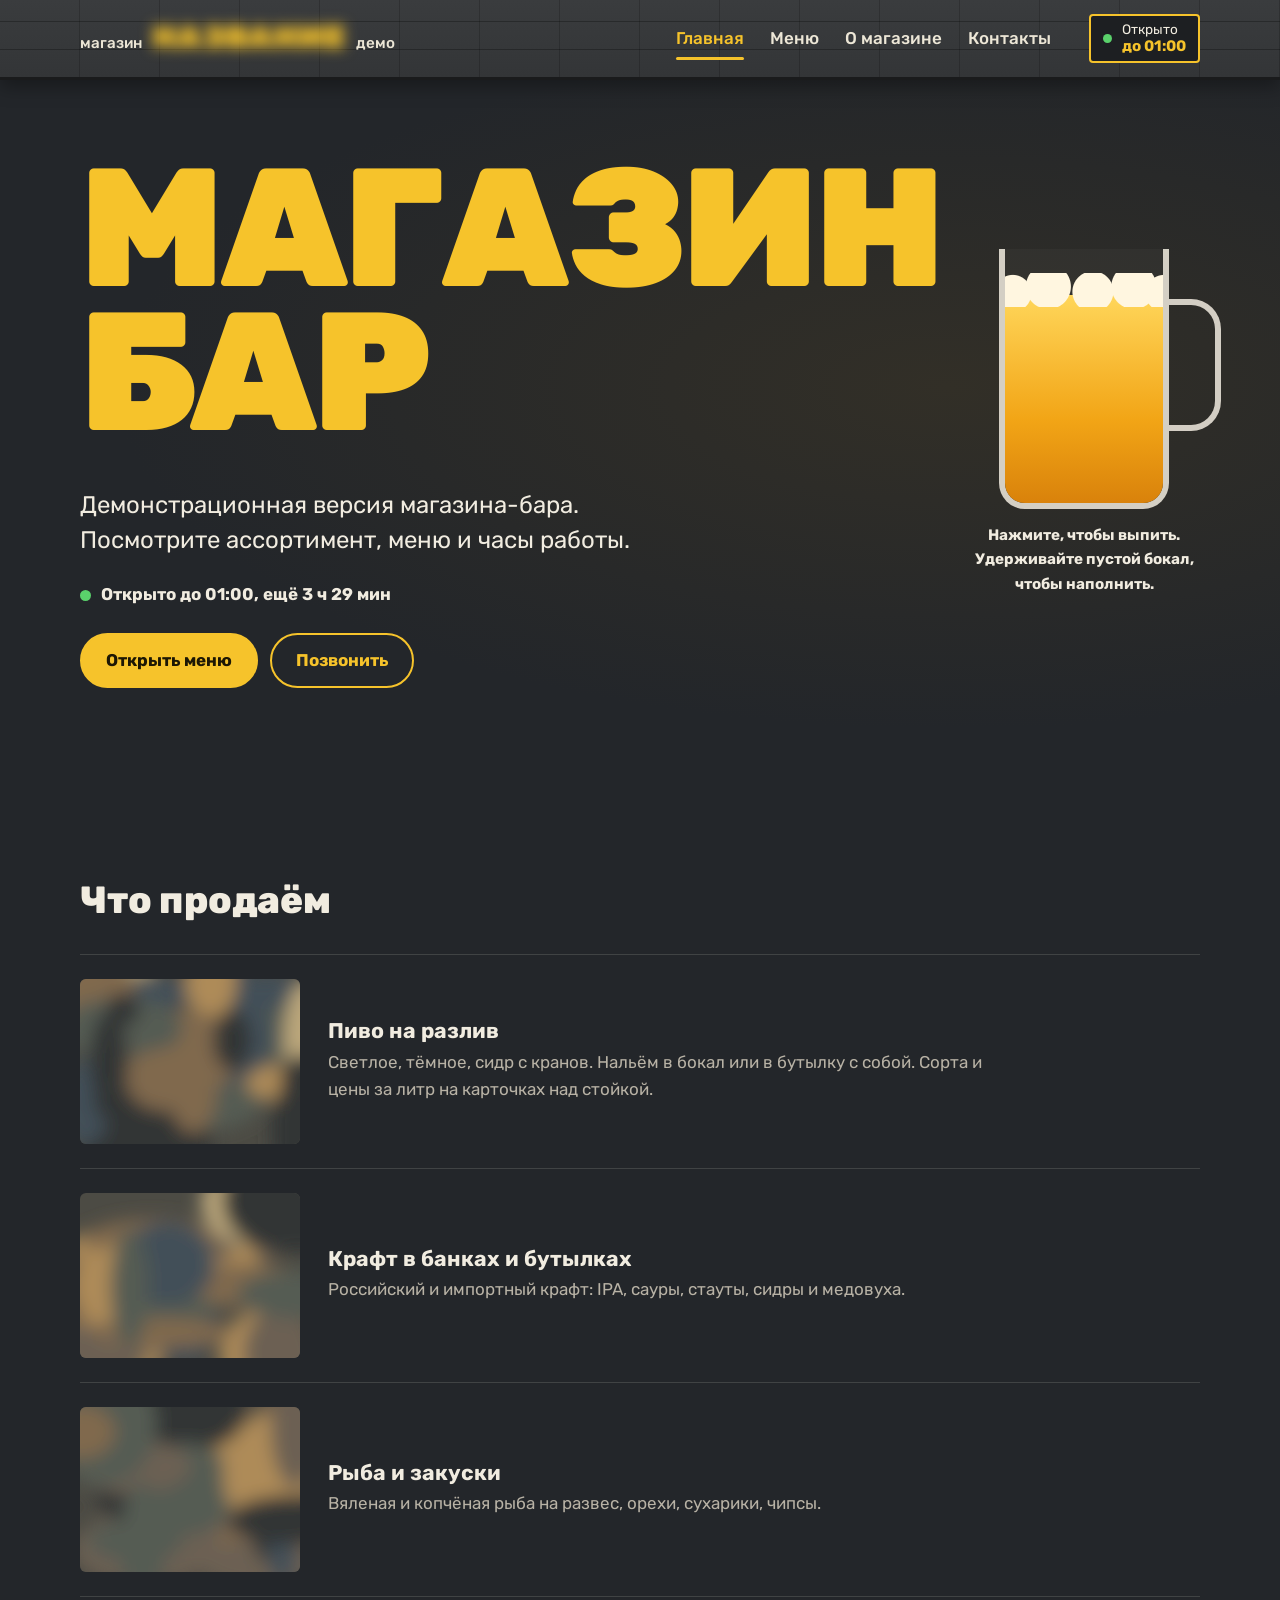
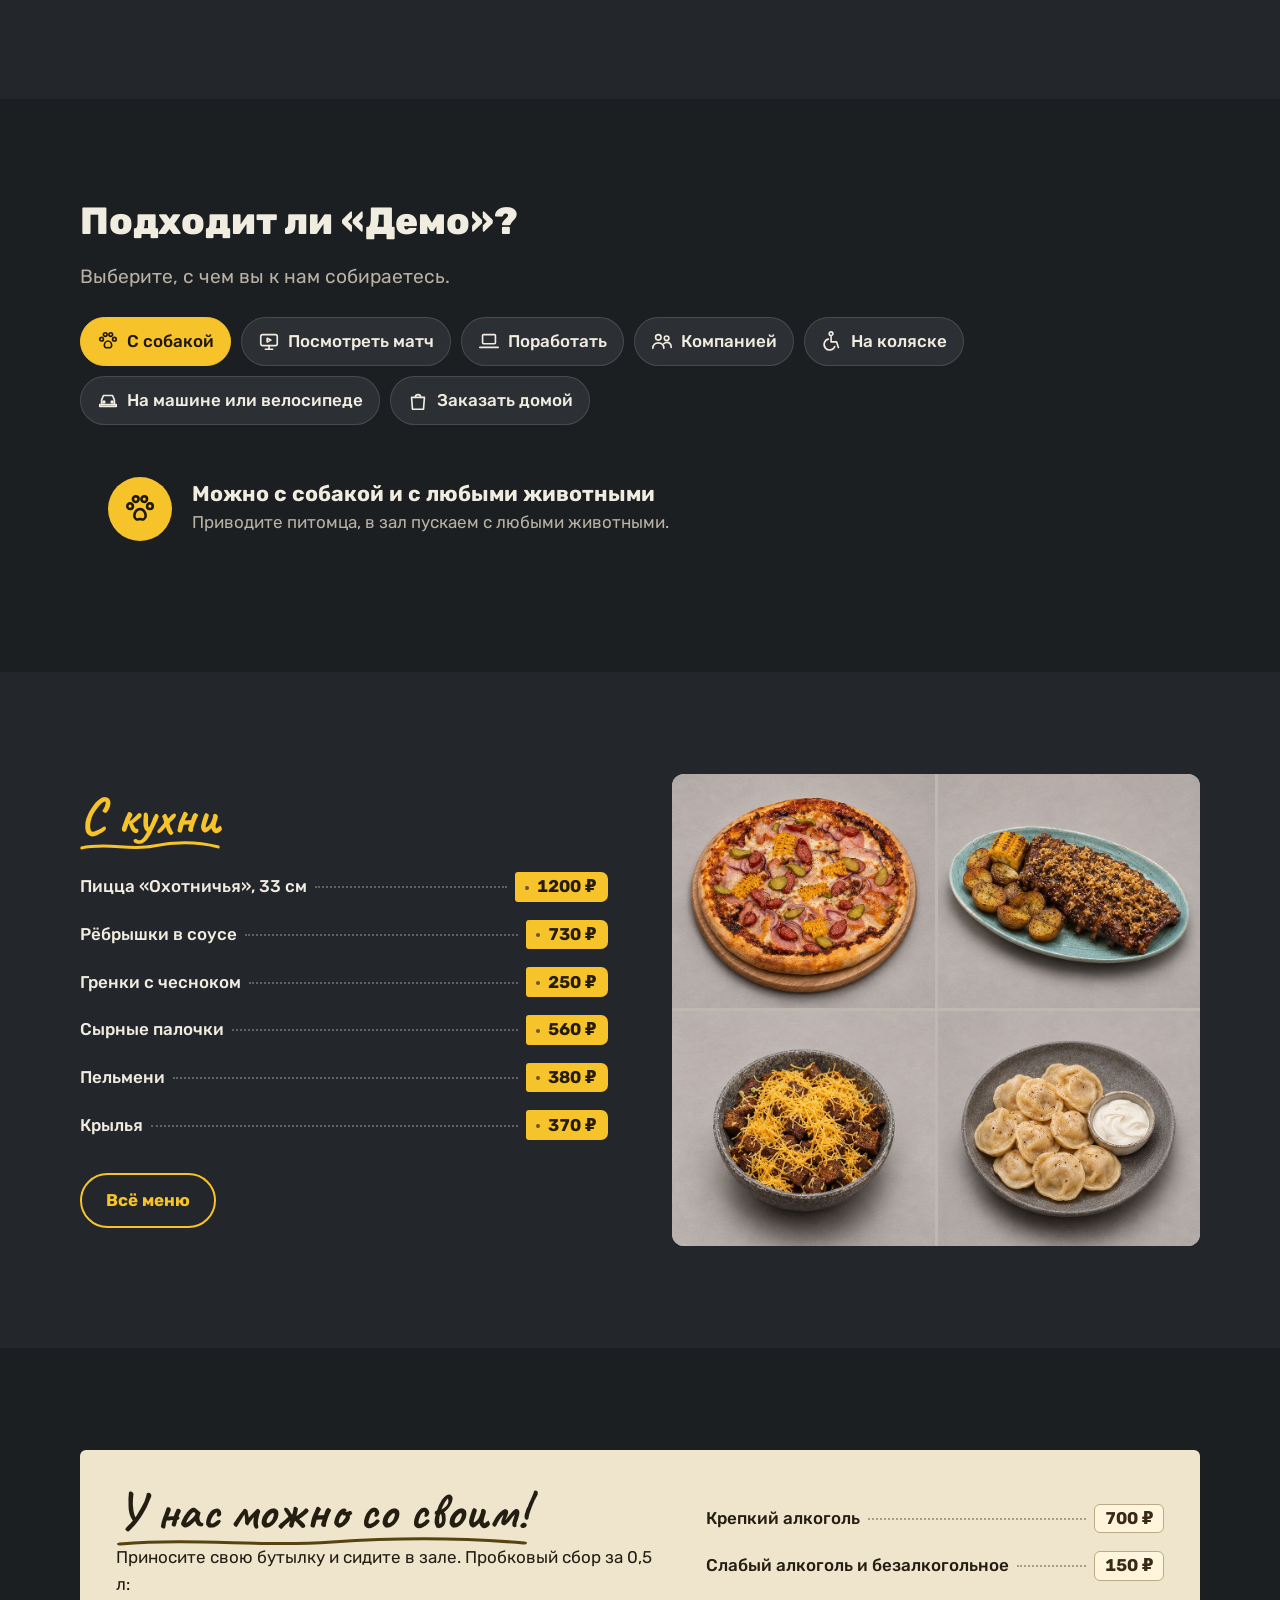
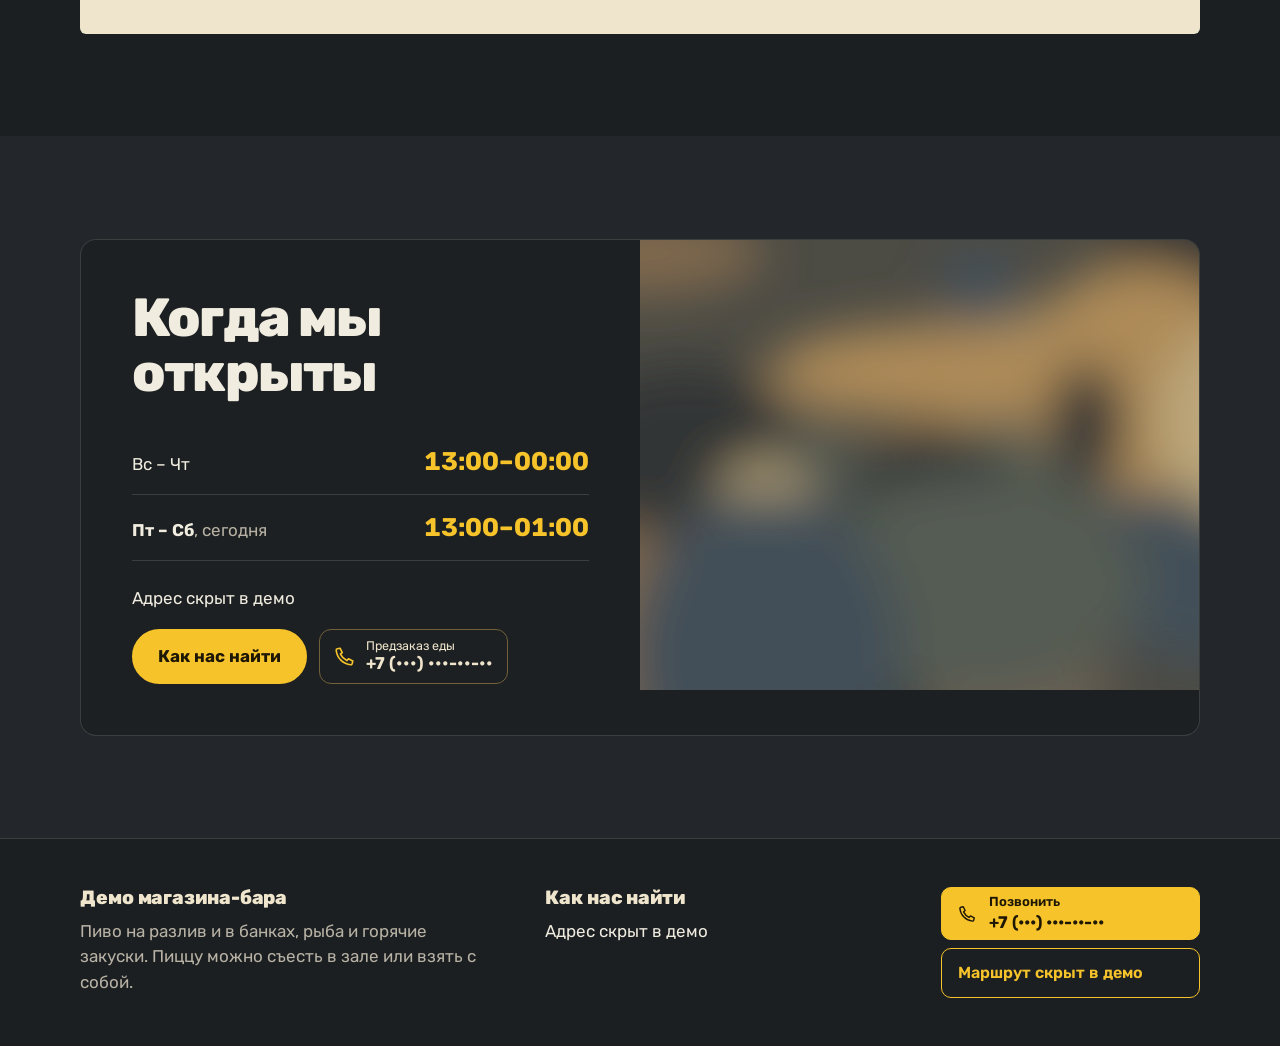
<file: index.html>
<!doctype html>
<html lang="ru" class="no-js"><head>
  <meta charset="utf-8">
  <meta name="viewport" content="width=device-width, initial-scale=1">
  <title>Демо: пиво, рыба, пицца</title>
  <link rel="icon" href="favicon.svg" type="image/svg+xml">
  <meta name="description" content="Демонстрационный сайт магазина-бара с интерактивным меню.">
  <link rel="stylesheet" href="styles.css?v=price-tags1">
  <link rel="stylesheet" href="header.css?v=visit6">
  <link rel="stylesheet" href="fx.css?v=caption-axis1">
  <script src="fx.js?v=visit6" defer=""></script>
<meta name="robots" content="noindex,nofollow"><link rel="stylesheet" href="preview.css"></head>
<body>
  <a class="skip" href="#main">К содержимому</a>
  <header class="site-header">
    <div class="wrap facade">
      <a class="sign-logo" href="index.html" aria-label="Магазин-бар «Демо», на главную"><small>магазин</small><b>Название</b><small>демо</small></a>
      <nav class="nav" id="site-nav" aria-label="Разделы сайта">
        <a href="index.html" aria-current="page">Главная</a>
        <a href="menu.html">Меню</a>
        <a href="about.html">О магазине</a>
        <a href="contacts.html">Контакты</a>
      </nav>
      <a class="plate" href="contacts.html" aria-label="Часы работы и контакты"><i></i><span class="plate-text">Часы<b>работы</b></span></a>
      <button class="menu-btn" type="button" aria-expanded="false" aria-controls="site-nav">Разделы</button>
    </div>
  </header>
  <main id="main">

    <section class="hero home-hero">
      <div class="hero-bubbles" aria-hidden="true"><i style="--x:6%;--s:40px;--d:19s;--w:-3s;--drift:30px"></i><i style="--x:18%;--s:18px;--d:14s;--w:-9s;--drift:-20px"></i><i style="--x:33%;--s:56px;--d:24s;--w:-14s;--drift:40px"></i><i style="--x:47%;--s:22px;--d:16s;--w:-2s;--drift:-30px"></i><i style="--x:58%;--s:34px;--d:21s;--w:-11s;--drift:20px"></i><i style="--x:71%;--s:14px;--d:13s;--w:-6s;--drift:-10px"></i><i style="--x:84%;--s:48px;--d:26s;--w:-17s;--drift:-40px"></i><i style="--x:93%;--s:20px;--d:15s;--w:-8s;--drift:15px"></i></div>
      <div class="wrap">
        <div>
          <h1 class="sign">Магазин<br>бар</h1>
          <p class="home-intro">Демонстрационная версия магазина-бара. Посмотрите ассортимент, меню и часы работы.</p>
          <p class="open-now" aria-live="polite"></p>
          <div class="btn-row">
            <a class="btn btn-primary" href="menu.html">Открыть меню</a>
            <span class="btn btn-ghost demo-inactive" title="Контакты скрыты в демоверсии">Позвонить</span>
          </div>
          
        </div>
        <div class="pour"><div class="glass-wrap" role="button" tabindex="0" aria-label="Бокал: нажмите, чтобы выпить или наполнить"><span class="stream" aria-hidden="true"></span><span class="spill l" aria-hidden="true"></span><span class="spill r" aria-hidden="true"></span><div class="glass"><div class="beer"><div class="foam"></div><i class="bubble" style="--x:15%;--s:6px;--d:1.6s;--w:0.6s"></i><i class="bubble" style="--x:30%;--s:4px;--d:1.3s;--w:0.9s"></i><i class="bubble" style="--x:48%;--s:7px;--d:1.8s;--w:0.7s"></i><i class="bubble" style="--x:62%;--s:5px;--d:1.5s;--w:1.1s"></i><i class="bubble" style="--x:78%;--s:4px;--d:1.7s;--w:0.8s"></i><i class="bubble" style="--x:88%;--s:6px;--d:1.4s;--w:1.3s"></i><i class="bubble" style="--x:24%;--s:5px;--d:1.9s;--w:1.5s"></i><i class="bubble" style="--x:55%;--s:4px;--d:1.6s;--w:1.7s"></i></div></div></div><p class="pour-caption" aria-live="polite"> <b>Нажмите, чтобы выпить. Удерживайте пустой бокал, чтобы наполнить.</b></p></div>
      </div>
    </section>


    <section>
      <div class="wrap">
        <h2>Что продаём</h2>
        <ul class="rows">
          <li><img width="960" height="1280" src="media/blur-4ef630e5.svg" alt="Изображение скрыто в демоверсии" loading="lazy" decoding="async"><div><h3>Пиво на разлив</h3><p>Светлое, тёмное, сидр с кранов. Нальём в бокал или в бутылку с собой. Сорта и цены за литр на карточках над стойкой.</p></div></li>
          <li><img src="media/blur-b9e9e16c.svg" width="960" height="1280" alt="Изображение скрыто в демоверсии" loading="lazy" decoding="async"><div><h3>Крафт в банках и бутылках</h3><p>Российский и импортный крафт: IPA, сауры, стауты, сидры и медовуха.</p></div></li>
          <li><img src="media/blur-ffd0172b.svg" width="960" height="1280" alt="Изображение скрыто в демоверсии" loading="lazy" decoding="async"><div><h3>Рыба и закуски</h3><p>Вяленая и копчёная рыба на развес, орехи, сухарики, чипсы.</p></div></li>
        </ul>
      </div>
    </section>

    <section class="band fit">
      <div class="wrap">
        <h2>Подходит ли «Демо»?</h2>
        <p class="lead">Выберите, с чем вы к нам собираетесь.</p>
        <fieldset class="fit-chips">
          <legend class="sr">Повод</legend>
          <input type="radio" name="fit" id="fit-r-dog" value="dog" checked=""><label for="fit-r-dog"><svg class="ico" viewBox="0 0 24 24" aria-hidden="true"><circle cx="5" cy="10" r="2"></circle><circle cx="9" cy="5" r="2"></circle><circle cx="15" cy="5" r="2"></circle><circle cx="19" cy="10" r="2"></circle><path d="M8 17c0-3 2-5 4-5s4 2 4 5c0 2-2 3-4 2-2 1-4 0-4-2z"></path></svg>С собакой</label>
          <input type="radio" name="fit" id="fit-r-match" value="match"><label for="fit-r-match"><svg class="ico" viewBox="0 0 24 24" aria-hidden="true"><rect x="3" y="5" width="18" height="12" rx="2"></rect><path d="M8 21h8M12 17v4"></path><path d="M10 9l4 2-4 2z"></path></svg>Посмотреть матч</label>
          <input type="radio" name="fit" id="fit-r-work" value="work"><label for="fit-r-work"><svg class="ico" viewBox="0 0 24 24" aria-hidden="true"><rect x="5" y="5" width="14" height="10" rx="1"></rect><path d="M2 19h20"></path></svg>Поработать</label>
          <input type="radio" name="fit" id="fit-r-friends" value="friends"><label for="fit-r-friends"><svg class="ico" viewBox="0 0 24 24" aria-hidden="true"><circle cx="8" cy="8" r="3"></circle><circle cx="17" cy="9" r="2.5"></circle><path d="M2 20c0-4 3-6 6-6s6 2 6 6M14 15c1-1 2-1.5 3-1.5 3 0 5 2 5 5.5"></path></svg>Компанией</label>
          <input type="radio" name="fit" id="fit-r-access" value="access"><label for="fit-r-access"><svg class="ico" viewBox="0 0 24 24" aria-hidden="true"><circle cx="11" cy="4" r="2"></circle><path d="M11 7v6h6l2 6"></path><path d="M8 10a6 6 0 1 0 7 8"></path></svg>На коляске</label>
          <input type="radio" name="fit" id="fit-r-car" value="car"><label for="fit-r-car"><svg class="ico" viewBox="0 0 24 24" aria-hidden="true"><path d="M5 16V11l2-5h10l2 5v5"></path><path d="M3 16h18v2H3z"></path><circle cx="7.5" cy="13" r="1"></circle><circle cx="16.5" cy="13" r="1"></circle></svg>На машине или велосипеде</label>
          <input type="radio" name="fit" id="fit-r-home" value="home"><label for="fit-r-home"><svg class="ico" viewBox="0 0 24 24" aria-hidden="true"><path d="M5 8h14l-1 13H6z"></path><path d="M9 8a3 3 0 0 1 6 0"></path></svg>Заказать домой</label>
        </fieldset>
        <div class="fit-answer" aria-live="polite"></div>
        <ul class="fit-all"><li><b>С собакой:</b> Приводите питомца, в зал пускаем с любыми животными.</li><li><b>Посмотреть матч:</b> В зале идут спортивные трансляции, телевизор на стене видно со всех столиков.</li><li><b>Поработать:</b> Садитесь с ноутбуком: есть Wi‑Fi, кофе и чай, кофе можно взять с собой.</li><li><b>Компанией:</b> Места хватит на компанию, есть настольные игры. Можно со своим алкоголем за пробковый сбор.</li><li><b>На коляске:</b> Есть пандус, туалет и парковка для людей с инвалидностью.</li><li><b>На машине или велосипеде:</b> Машину и велосипед есть где оставить прямо у магазина.</li><li><b>Заказать домой:</b> Доставляем через Delivery Club и Яндекс Еду. Можно забрать навынос или заказать заранее.</li></ul>
      </div>
      <template id="fit-dog"><div class="big-ico"><svg class="ico" viewBox="0 0 24 24" aria-hidden="true"><circle cx="5" cy="10" r="2"></circle><circle cx="9" cy="5" r="2"></circle><circle cx="15" cy="5" r="2"></circle><circle cx="19" cy="10" r="2"></circle><path d="M8 17c0-3 2-5 4-5s4 2 4 5c0 2-2 3-4 2-2 1-4 0-4-2z"></path></svg></div><div><h3>Можно с собакой и с любыми животными</h3><p>Приводите питомца, в зал пускаем с любыми животными.</p></div></template>
      <template id="fit-match"><div class="big-ico"><svg class="ico" viewBox="0 0 24 24" aria-hidden="true"><rect x="3" y="5" width="18" height="12" rx="2"></rect><path d="M8 21h8M12 17v4"></path><path d="M10 9l4 2-4 2z"></path></svg></div><div><h3>Показываем спорт</h3><p>В зале идут спортивные трансляции, телевизор на стене видно со всех столиков.</p></div></template>
      <template id="fit-work"><div class="big-ico"><svg class="ico" viewBox="0 0 24 24" aria-hidden="true"><rect x="5" y="5" width="14" height="10" rx="1"></rect><path d="M2 19h20"></path></svg></div><div><h3>Есть Wi‑Fi, с ноутбуком можно</h3><p>Садитесь с ноутбуком: есть Wi‑Fi, кофе и чай, кофе можно взять с собой.</p></div></template>
      <template id="fit-friends"><div class="big-ico"><svg class="ico" viewBox="0 0 24 24" aria-hidden="true"><circle cx="8" cy="8" r="3"></circle><circle cx="17" cy="9" r="2.5"></circle><path d="M2 20c0-4 3-6 6-6s6 2 6 6M14 15c1-1 2-1.5 3-1.5 3 0 5 2 5 5.5"></path></svg></div><div><h3>От 5 до 15 столов и настольные игры</h3><p>Места хватит на компанию, есть настольные игры. Можно со своим алкоголем за пробковый сбор.</p></div></template>
      <template id="fit-access"><div class="big-ico"><svg class="ico" viewBox="0 0 24 24" aria-hidden="true"><circle cx="11" cy="4" r="2"></circle><path d="M11 7v6h6l2 6"></path><path d="M8 10a6 6 0 1 0 7 8"></path></svg></div><div><h3>Полный доступ на кресле-коляске</h3><p>Есть пандус, туалет и парковка для людей с инвалидностью.</p></div></template>
      <template id="fit-car"><div class="big-ico"><svg class="ico" viewBox="0 0 24 24" aria-hidden="true"><path d="M5 16V11l2-5h10l2 5v5"></path><path d="M3 16h18v2H3z"></path><circle cx="7.5" cy="13" r="1"></circle><circle cx="16.5" cy="13" r="1"></circle></svg></div><div><h3>Есть парковка и велопарковка</h3><p>Машину и велосипед есть где оставить прямо у магазина.</p></div></template>
      <template id="fit-home"><div class="big-ico"><svg class="ico" viewBox="0 0 24 24" aria-hidden="true"><path d="M5 8h14l-1 13H6z"></path><path d="M9 8a3 3 0 0 1 6 0"></path></svg></div><div><h3>Доставка, навынос, предзаказ</h3><p>Доставляем через Delivery Club и Яндекс Еду. Можно забрать навынос или заказать заранее.</p></div></template>
    </section>

    <section>
      <div class="wrap split">
        <div>
          <h2 class="hand">С кухни</h2>
          <ul class="dots">
            <li><span class="row"><span class="name">Пицца «Охотничья», 33 см</span><span class="price">1200 ₽</span></span></li>
            <li><span class="row"><span class="name">Рёбрышки в соусе</span><span class="price">730 ₽</span></span></li>
            <li><span class="row"><span class="name">Гренки с чесноком</span><span class="price">250 ₽</span></span></li>
            <li><span class="row"><span class="name">Сырные палочки</span><span class="price">560 ₽</span></span></li>
            <li><span class="row"><span class="name">Пельмени</span><span class="price">380 ₽</span></span></li>
            <li><span class="row"><span class="name">Крылья</span><span class="price">370 ₽</span></span></li>
          </ul>
          <div class="btn-row"><a class="btn btn-ghost" href="menu.html">Всё меню</a></div>
        </div>
        <div class="kitchen-collage">
          <img class="photo" src="media/dish-pizza.jpg" width="627" height="627" alt="Пицца «Охотничья» с колбасками, беконом и корнишонами" loading="lazy" decoding="async">
          <img src="media/dish-ribs.jpg" alt="Рёбрышки с кукурузой и картофелем" loading="lazy" decoding="async">
          <img src="media/dish-croutons.jpg" alt="Ржаные гренки с сыром" loading="lazy" decoding="async">
          <img src="media/dish-pelmeni.jpg" alt="Пельмени со сметаной" loading="lazy" decoding="async">
        </div>
      </div>
    </section>

    <section class="band">
      <div class="wrap">
        <div class="slip">
          <div>
            <h2 class="hand">У нас можно со своим!</h2>
            <p>Приносите свою бутылку и сидите в зале. Пробковый сбор за 0,5 л:</p>
          </div>
          <ul class="dots">
            <li><span class="row"><span class="name">Крепкий алкоголь</span><span class="price">700 ₽</span></span></li>
            <li><span class="row"><span class="name">Слабый алкоголь и безалкогольное</span><span class="price">150 ₽</span></span></li>
          </ul>
        </div>
      </div>
    </section>

    <section aria-labelledby="visit-heading">
      <div class="wrap visit">
        <div class="visit-info">
          <h2 id="visit-heading">Когда мы открыты</h2>
          <ul class="hours">
            <li data-days="0,1,2,3,4"><span>Вс – Чт</span><b>13:00–00:00</b></li>
            <li data-days="5,6"><span>Пт – Сб</span><b>13:00–01:00</b></li>
          </ul>
          <p>Адрес скрыт в демо</p>
          <div class="visit-actions"><a class="btn btn-primary" href="contacts.html">Как нас найти</a><span class="visit-phone demo-inactive" title="Контакты скрыты в демоверсии"><svg class="ico" viewBox="0 0 24 24" aria-hidden="true"><path d="M6.6 3.5 9 8.2 7 10a15 15 0 0 0 7 7l1.8-2 4.7 2.4-.6 3a1.5 1.5 0 0 1-1.6 1.2C9.8 20.8 3.2 14.2 2.4 5.7A1.5 1.5 0 0 1 3.6 4.1Z"></path></svg><span><small>Предзаказ еды</small><strong>+7 (•••) •••-••-••</strong></span></span></div>
        </div>
        <div class="visit-award" id="award">
          <img src="media/blur-4633a681.svg" width="960" height="720" alt="Изображение скрыто в демоверсии" loading="lazy">
          
        </div>
      </div>
    </section>
  </main>
  <button class="to-top" type="button" aria-label="Наверх"><svg class="ico" viewBox="0 0 24 24" aria-hidden="true"><path d="M12 19V5m-7 7 7-7 7 7"></path></svg></button>
  <footer class="site-footer">
    <div class="wrap footer-inner">
      <div class="footer-about">
        <h2>Демо магазина-бара</h2>
        <p>Пиво на разлив и в банках, рыба и горячие закуски. Пиццу можно съесть в зале или взять с собой.</p>
      </div>
      <div class="footer-location">
        <h2>Как нас найти</h2>
        <p>Адрес скрыт в демо</p>
      </div>
      <div class="footer-actions">
        <span class="btn btn-primary footer-call demo-inactive" title="Контакты скрыты в демоверсии">
          <svg class="ico" viewBox="0 0 24 24" aria-hidden="true"><path d="M6.6 3.5 9 8.2 7 10a15 15 0 0 0 7 7l1.8-2 4.7 2.4-.6 3a1.5 1.5 0 0 1-1.6 1.2C9.8 20.8 3.2 14.2 2.4 5.7A1.5 1.5 0 0 1 3.6 4.1Z"></path></svg>
          <span>Позвонить<strong>+7 (•••) •••-••-••</strong></span>
        </span>
        <span class="btn btn-ghost footer-route demo-inactive" title="Контакты скрыты в демоверсии">Маршрут скрыт в демо</span>
      </div>
    </div>
  </footer>


</body></html>
</file>
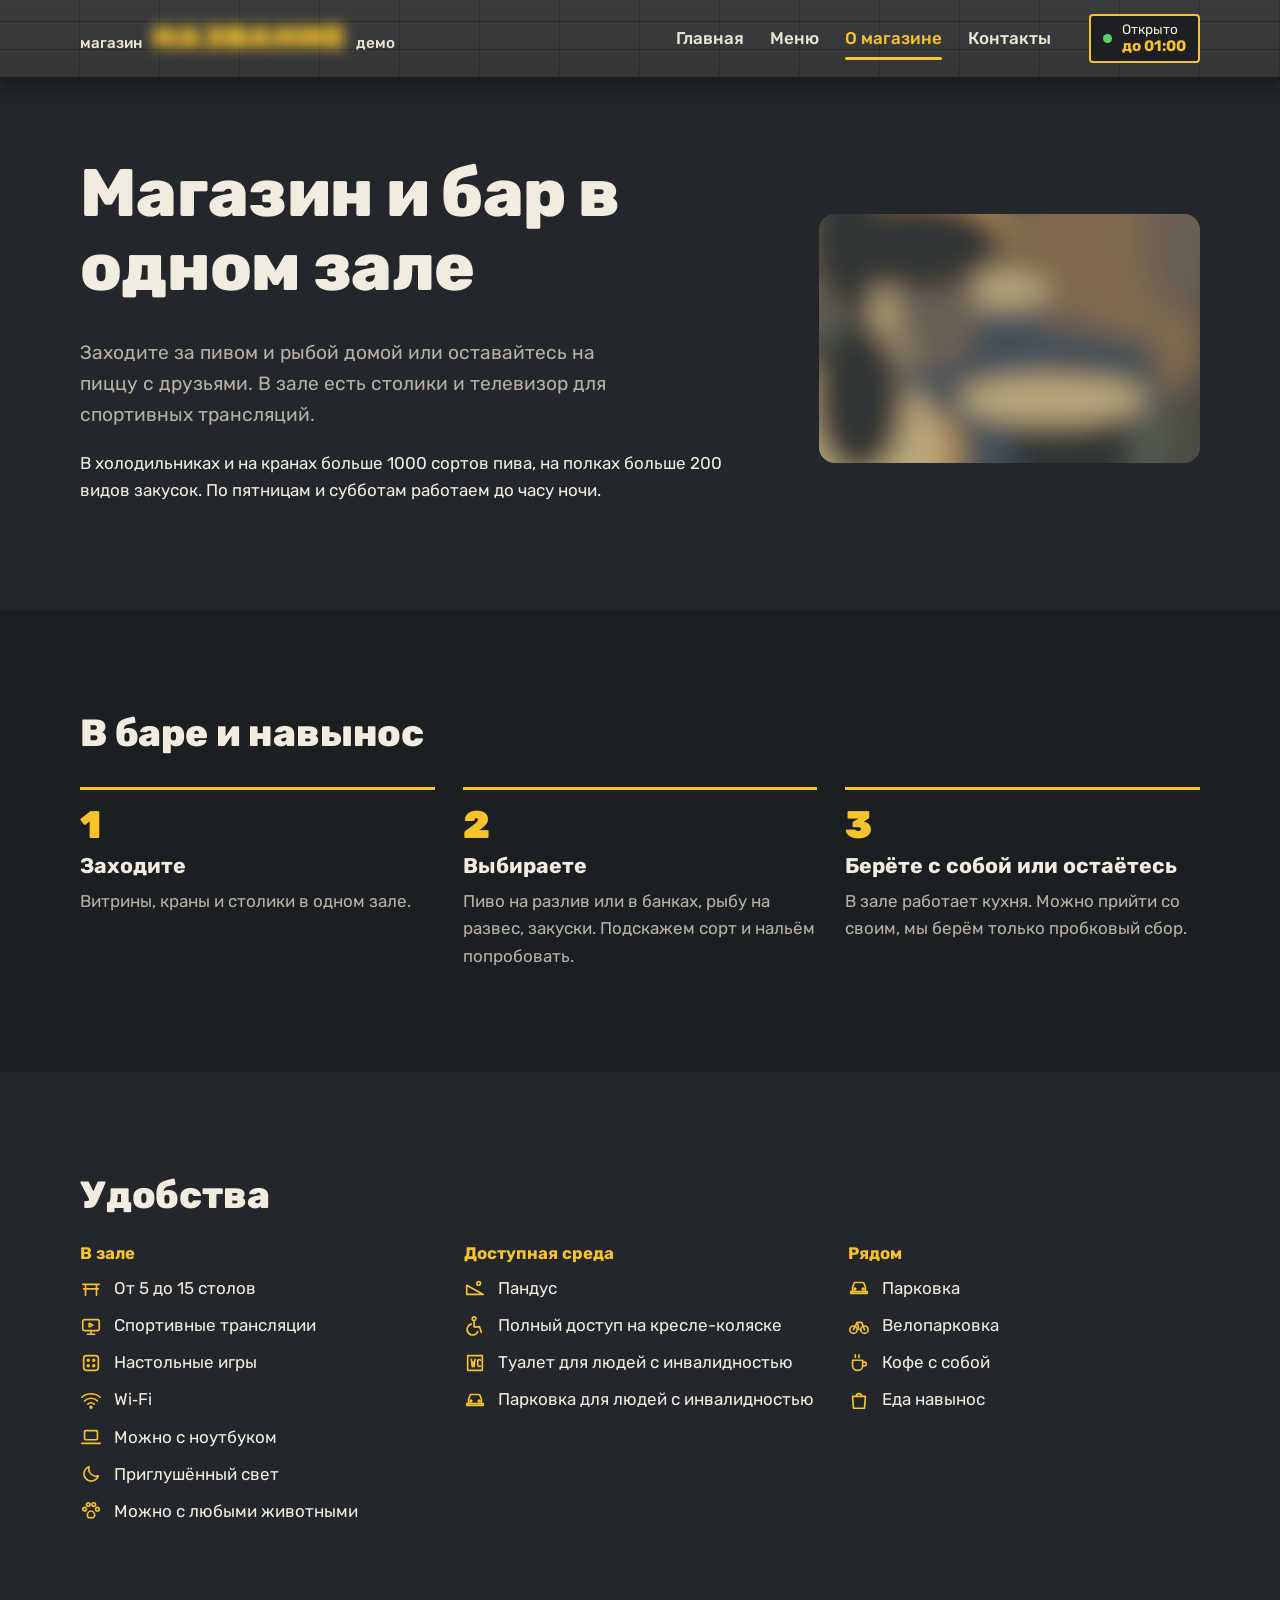
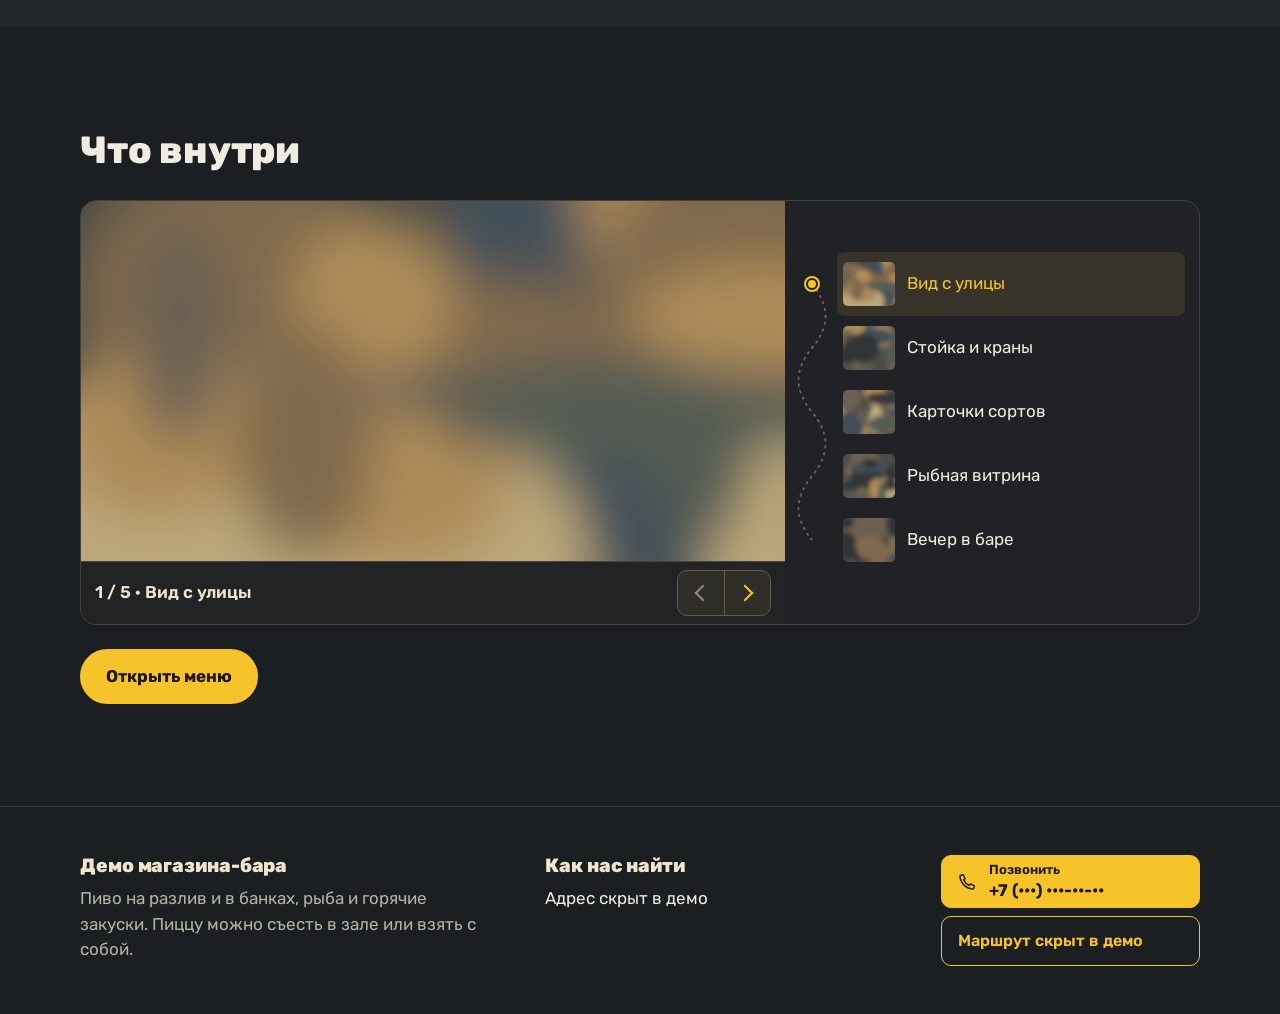
<file: about.html>
<!doctype html>
<html lang="ru" class="no-js"><head>
  <meta charset="utf-8">
  <meta name="viewport" content="width=device-width, initial-scale=1">
  <title>О магазине: Демо</title>
  <link rel="icon" href="favicon.svg" type="image/svg+xml">
  <meta name="description" content="Демонстрационный сайт магазина-бара с интерактивным меню.">
  <link rel="stylesheet" href="styles.css?v=site4">
  <link rel="stylesheet" href="header.css?v=visit6">
  <link rel="stylesheet" href="fx.css?v=bubbles4">
  <script src="fx.js?v=visit6" defer=""></script>
  <link rel="stylesheet" href="bar-tour.css?v=2"><script src="bar-tour.js?v=2" defer=""></script>
<meta name="robots" content="noindex,nofollow"><link rel="stylesheet" href="preview.css"></head>
<body>
  <a class="skip" href="#main">К содержимому</a>
  <header class="site-header">
    <div class="wrap facade">
      <a class="sign-logo" href="index.html" aria-label="Магазин-бар «Демо», на главную"><small>магазин</small><b>Название</b><small>демо</small></a>
      <nav class="nav" id="site-nav" aria-label="Разделы сайта">
        <a href="index.html">Главная</a>
        <a href="menu.html">Меню</a>
        <a href="about.html" aria-current="page">О магазине</a>
        <a href="contacts.html">Контакты</a>
      </nav>
      <a class="plate" href="contacts.html" aria-label="Часы работы и контакты"><i></i><span class="plate-text">Часы<b>работы</b></span></a>
      <button class="menu-btn" type="button" aria-expanded="false" aria-controls="site-nav">Разделы</button>
    </div>
  </header>
  <main id="main">

    <section class="hero about-hero">
      <div class="wrap split">
        <div>
          <h1>Магазин и бар в одном зале</h1>
          <p class="lead">Заходите за пивом и рыбой домой или оставайтесь на пиццу с друзьями. В зале есть столики и телевизор для спортивных трансляций.</p>
          <p>В холодильниках и на кранах больше 1000 сортов пива, на полках больше 200 видов закусок. По пятницам и субботам работаем до часу ночи.</p>
          
        </div>
        <img class="photo" src="media/blur-c5fa02fc.svg" width="960" height="1280" alt="Изображение скрыто в демоверсии" fetchpriority="high" decoding="async">
      </div>
    </section>

    <section class="band">
      <div class="wrap">
        <h2>В баре и навынос</h2>
        <ol class="steps">
          <li><h3>Заходите</h3><p>Витрины, краны и столики в одном зале.</p></li>
          <li><h3>Выбираете</h3><p>Пиво на разлив или в банках, рыбу на развес, закуски. Подскажем сорт и нальём попробовать.</p></li>
          <li><h3>Берёте с собой или остаётесь</h3><p>В зале работает кухня. Можно прийти со своим, мы берём только пробковый сбор.</p></li>
        </ol>
      </div>
    </section>

    <section>
      <div class="wrap">
        <h2>Удобства</h2>
        <div class="amen">
          <div><h3>В зале</h3><ul><li><svg class="ico" viewBox="0 0 24 24" aria-hidden="true"><path d="M3 8h18M6 8v12M18 8v12M4 13h16"></path></svg>От 5 до 15 столов</li><li><svg class="ico" viewBox="0 0 24 24" aria-hidden="true"><rect x="3" y="5" width="18" height="12" rx="2"></rect><path d="M8 21h8M12 17v4"></path><path d="M10 9l4 2-4 2z"></path></svg>Спортивные трансляции</li><li><svg class="ico" viewBox="0 0 24 24" aria-hidden="true"><rect x="4" y="4" width="16" height="16" rx="3"></rect><circle cx="9" cy="9" r="1"></circle><circle cx="15" cy="15" r="1"></circle><circle cx="15" cy="9" r="1"></circle><circle cx="9" cy="15" r="1"></circle></svg>Настольные игры</li><li><svg class="ico" viewBox="0 0 24 24" aria-hidden="true"><path d="M2 9a15 15 0 0 1 20 0M5 13a10 10 0 0 1 14 0M8.5 16.5a5 5 0 0 1 7 0"></path><circle cx="12" cy="20" r="1"></circle></svg>Wi‑Fi</li><li><svg class="ico" viewBox="0 0 24 24" aria-hidden="true"><rect x="5" y="5" width="14" height="10" rx="1"></rect><path d="M2 19h20"></path></svg>Можно с ноутбуком</li><li><svg class="ico" viewBox="0 0 24 24" aria-hidden="true"><path d="M20 14A8 8 0 0 1 10 4a8 8 0 1 0 10 10z"></path></svg>Приглушённый свет</li><li><svg class="ico" viewBox="0 0 24 24" aria-hidden="true"><circle cx="5" cy="10" r="2"></circle><circle cx="9" cy="5" r="2"></circle><circle cx="15" cy="5" r="2"></circle><circle cx="19" cy="10" r="2"></circle><path d="M8 17c0-3 2-5 4-5s4 2 4 5c0 2-2 3-4 2-2 1-4 0-4-2z"></path></svg>Можно с любыми животными</li></ul></div>
          <div><h3>Доступная среда</h3><ul><li><svg class="ico" viewBox="0 0 24 24" aria-hidden="true"><path d="M3 19h18L3 9z"></path><circle cx="16" cy="7" r="2"></circle></svg>Пандус</li><li><svg class="ico" viewBox="0 0 24 24" aria-hidden="true"><circle cx="11" cy="4" r="2"></circle><path d="M11 7v6h6l2 6"></path><path d="M8 10a6 6 0 1 0 7 8"></path></svg>Полный доступ на кресле-коляске</li><li><svg class="ico" viewBox="0 0 24 24" aria-hidden="true"><path d="M4 4h16v16H4z"></path><path d="M8 8l1 8 1-5 1 5 1-8M15 9a2 2 0 0 1 3 0M15 15a2 2 0 0 0 3 0M15 9v6"></path></svg>Туалет для людей с инвалидностью</li><li><svg class="ico" viewBox="0 0 24 24" aria-hidden="true"><path d="M5 16V11l2-5h10l2 5v5"></path><path d="M3 16h18v2H3z"></path><circle cx="7.5" cy="13" r="1"></circle><circle cx="16.5" cy="13" r="1"></circle></svg>Парковка для людей с инвалидностью</li></ul></div>
          <div><h3>Рядом</h3><ul><li><svg class="ico" viewBox="0 0 24 24" aria-hidden="true"><path d="M5 16V11l2-5h10l2 5v5"></path><path d="M3 16h18v2H3z"></path><circle cx="7.5" cy="13" r="1"></circle><circle cx="16.5" cy="13" r="1"></circle></svg>Парковка</li><li><svg class="ico" viewBox="0 0 24 24" aria-hidden="true"><circle cx="6" cy="16" r="4"></circle><circle cx="18" cy="16" r="4"></circle><path d="M6 16l4-8h5l3 8M10 8l2 8"></path></svg>Велопарковка</li><li><svg class="ico" viewBox="0 0 24 24" aria-hidden="true"><path d="M5 9h11v6a5 5 0 0 1-5 5h-1a5 5 0 0 1-5-5z"></path><path d="M16 11h2a2 2 0 0 1 0 4h-2"></path><path d="M8 3v3M12 3v3"></path></svg>Кофе с собой</li><li><svg class="ico" viewBox="0 0 24 24" aria-hidden="true"><path d="M5 8h14l-1 13H6z"></path><path d="M9 8a3 3 0 0 1 6 0"></path></svg>Еда навынос</li></ul></div>
        </div>
      </div>
    </section>

    <section class="band">
      <div class="wrap">
        <h2>Что внутри</h2>
        <div class="gallery">
          <figure><img src="media/blur-63d2d7c4.svg" width="960" height="1280" alt="Изображение скрыто в демоверсии" loading="lazy" decoding="async"><figcaption>Стойка и краны</figcaption></figure>
          <figure><img src="media/blur-e90275ed.svg" width="1280" height="960" alt="Изображение скрыто в демоверсии" loading="lazy" decoding="async"><figcaption>Карточки сортов</figcaption></figure>
          <figure><img src="media/blur-8f75877b.svg" width="1280" height="960" alt="Изображение скрыто в демоверсии" loading="lazy" decoding="async"><figcaption>Рыбная витрина</figcaption></figure>
          <figure><img width="959" height="720" src="media/blur-15fcfe0d.svg" alt="Изображение скрыто в демоверсии" loading="lazy" decoding="async"><figcaption>Вид с улицы</figcaption></figure>
          <figure><img src="media/blur-2071d3f9.svg" width="960" height="1280" alt="Изображение скрыто в демоверсии" loading="lazy" decoding="async"><figcaption>Вечер в баре</figcaption></figure>
        </div>
        <div class="btn-row"><a class="btn btn-primary" href="menu.html">Открыть меню</a></div>
      </div>
    </section>
  </main>
  <button class="to-top" type="button" aria-label="Наверх"><svg class="ico" viewBox="0 0 24 24" aria-hidden="true"><path d="M12 19V5m-7 7 7-7 7 7"></path></svg></button>
  <footer class="site-footer">
    <div class="wrap footer-inner">
      <div class="footer-about">
        <h2>Демо магазина-бара</h2>
        <p>Пиво на разлив и в банках, рыба и горячие закуски. Пиццу можно съесть в зале или взять с собой.</p>
      </div>
      <div class="footer-location">
        <h2>Как нас найти</h2>
        <p>Адрес скрыт в демо</p>
      </div>
      <div class="footer-actions">
        <span class="btn btn-primary footer-call demo-inactive" title="Контакты скрыты в демоверсии">
          <svg class="ico" viewBox="0 0 24 24" aria-hidden="true"><path d="M6.6 3.5 9 8.2 7 10a15 15 0 0 0 7 7l1.8-2 4.7 2.4-.6 3a1.5 1.5 0 0 1-1.6 1.2C9.8 20.8 3.2 14.2 2.4 5.7A1.5 1.5 0 0 1 3.6 4.1Z"></path></svg>
          <span>Позвонить<strong>+7 (•••) •••-••-••</strong></span>
        </span>
        <span class="btn btn-ghost footer-route demo-inactive" title="Контакты скрыты в демоверсии">Маршрут скрыт в демо</span>
      </div>
    </div>
  </footer>


</body></html>
</file>
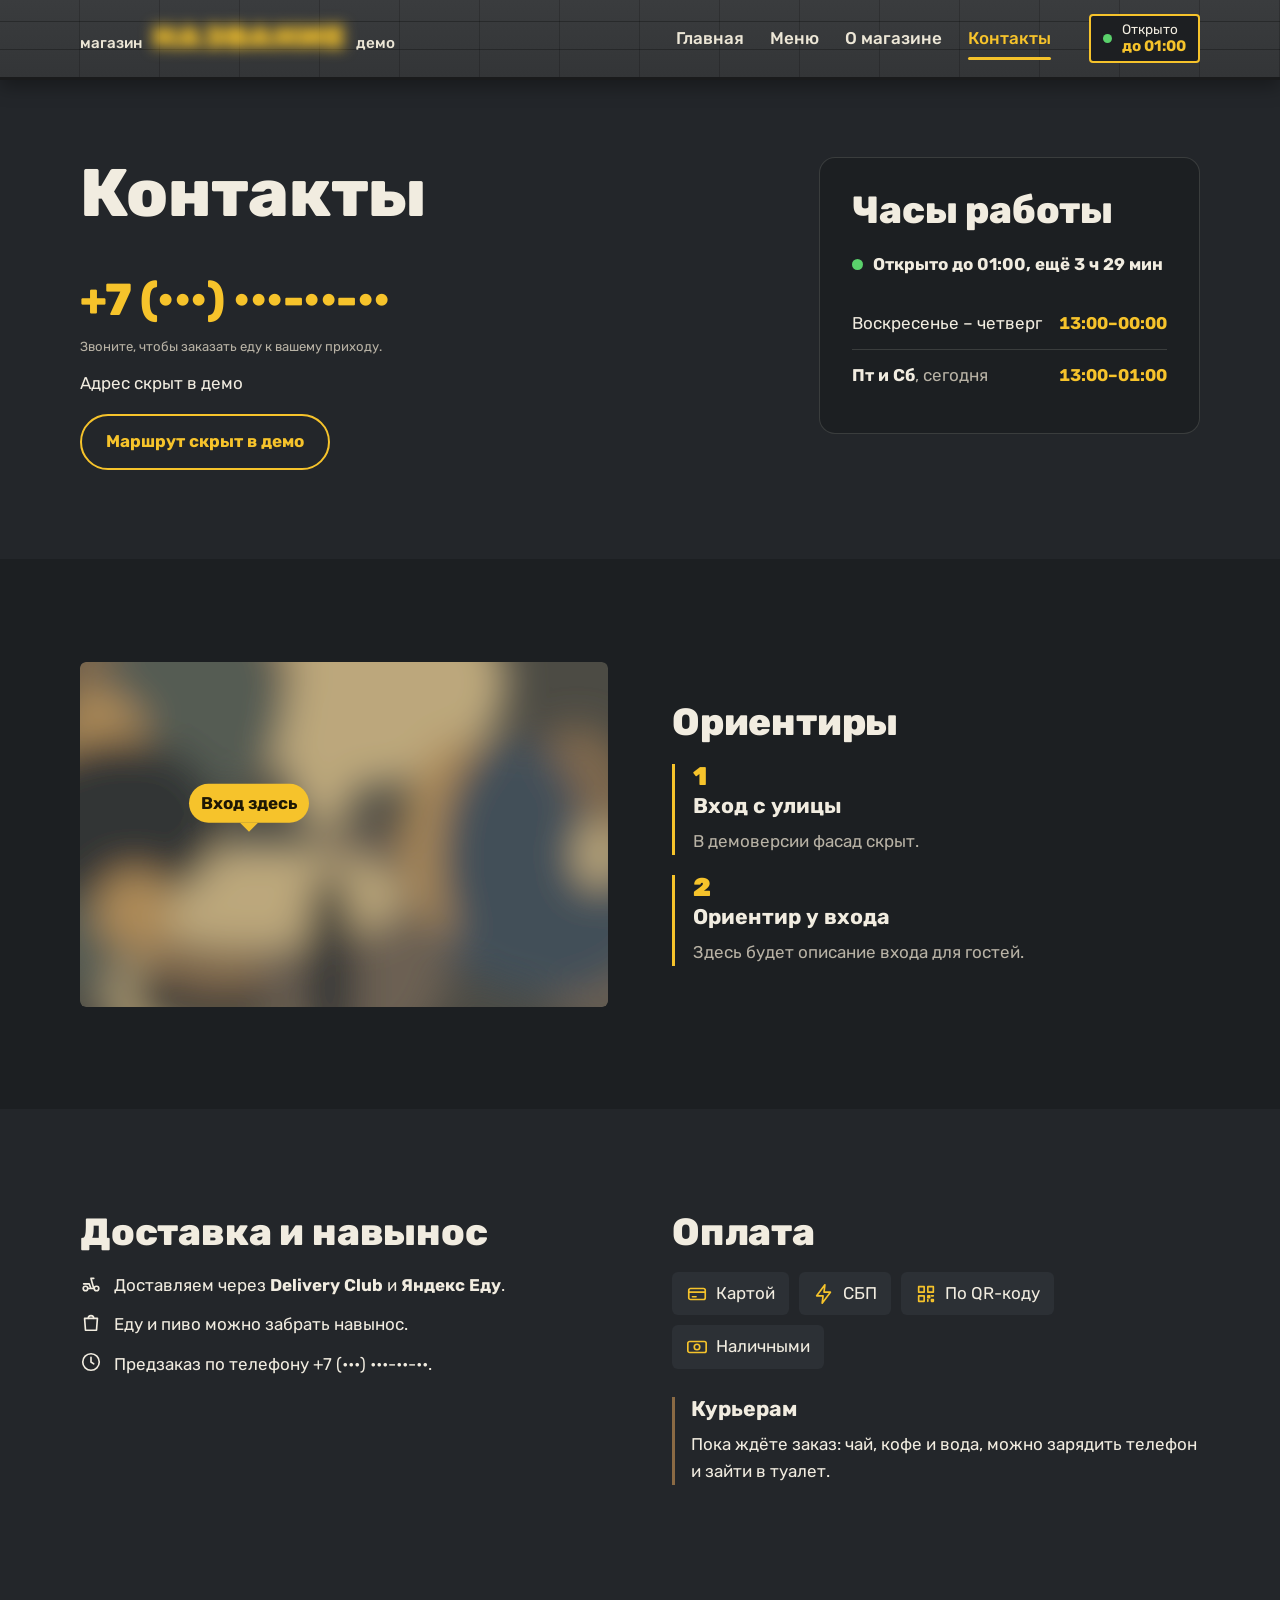
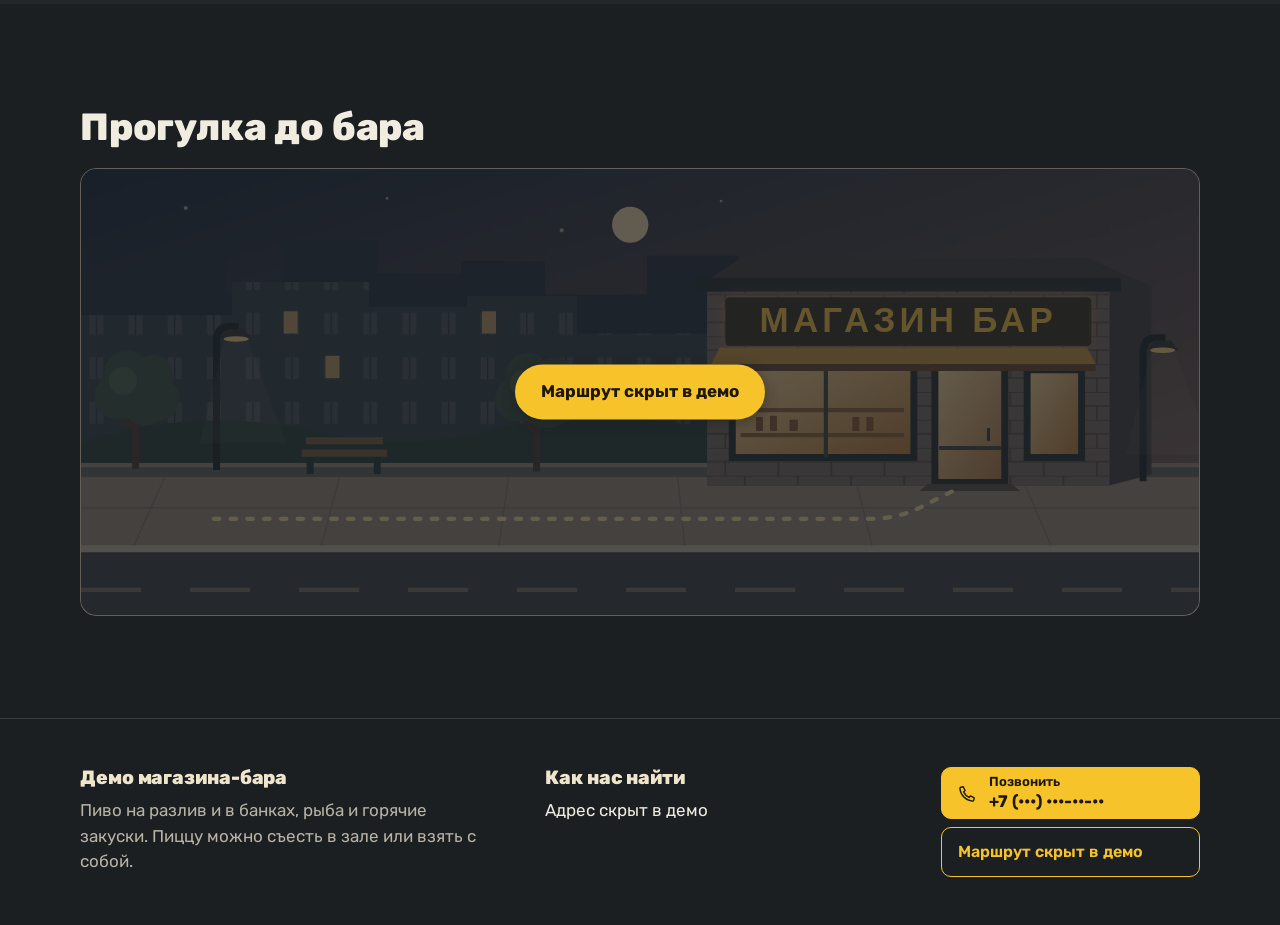
<file: contacts.html>
<!doctype html>
<html lang="ru" class="no-js"><head>
  <meta charset="utf-8">
  <meta name="viewport" content="width=device-width, initial-scale=1">
  <title>Контакты: Демо</title>
  <link rel="icon" href="favicon.svg" type="image/svg+xml">
  <meta name="description" content="Демонстрационный сайт магазина-бара с интерактивным меню.">
  <link rel="stylesheet" href="styles.css?v=site4">
  <link rel="stylesheet" href="header.css?v=visit6">
  <link rel="stylesheet" href="fx.css?v=bubbles4">
  <script src="fx.js?v=visit6" defer=""></script>
  <link rel="stylesheet" href="street-walk.css?v=5"><script src="street-walk.js?v=4" defer=""></script>
<meta name="robots" content="noindex,nofollow"><link rel="stylesheet" href="preview.css"></head>
<body>
  <a class="skip" href="#main">К содержимому</a>
  <header class="site-header">
    <div class="wrap facade">
      <a class="sign-logo" href="index.html" aria-label="Магазин-бар «Демо», на главную"><small>магазин</small><b>Название</b><small>демо</small></a>
      <nav class="nav" id="site-nav" aria-label="Разделы сайта">
        <a href="index.html">Главная</a>
        <a href="menu.html">Меню</a>
        <a href="about.html">О магазине</a>
        <a href="contacts.html" aria-current="page">Контакты</a>
      </nav>
      <a class="plate" href="contacts.html" aria-label="Часы работы и контакты"><i></i><span class="plate-text">Часы<b>работы</b></span></a>
      <button class="menu-btn" type="button" aria-expanded="false" aria-controls="site-nav">Разделы</button>
    </div>
  </header>
  <main id="main">

    <section class="hero">
      <div class="wrap split" style="align-items:start">
        <div>
          <h1>Контакты</h1>
          <span class="phone-big demo-inactive" title="Контакты скрыты в демоверсии">+7 (•••) •••-••-••</span>
          <p class="note">Звоните, чтобы заказать еду к вашему приходу.</p>
          <p>Адрес скрыт в демо</p>
          <span class="btn btn-ghost demo-inactive" title="Контакты скрыты в демоверсии">Маршрут скрыт в демо</span>
        </div>
        <div class="hours-panel">
          <h2>Часы работы</h2>
          <p class="open-now" aria-live="polite" style="margin-bottom:8px"></p>
          <ul class="hours">
            <li data-days="0,1,2,3,4"><span>Воскресенье – четверг</span><b>13:00–00:00</b></li>
            <li data-days="5,6"><span>Пт и Сб</span><b>13:00–01:00</b></li>
          </ul>
        </div>
      </div>
    </section>

    <section class="band">
      <div class="wrap split">
        <div class="pin-photo">
          <img src="media/blur-59957cc0.svg" width="880" height="712" alt="Изображение скрыто в демоверсии" loading="lazy" decoding="async">
          <div class="pin" style="--x:32%;--y:52%" aria-hidden="true"><span>Вход здесь</span></div>
        </div>
        <div>
          <h2>Ориентиры</h2>
          <ol class="steps vertical">
            <li><h3>Вход с улицы</h3><p>В демоверсии фасад скрыт.</p></li>
            <li><h3>Ориентир у входа</h3><p>Здесь будет описание входа для гостей.</p></li>
          </ol>
        </div>
      </div>
    </section>


    <section>
      <div class="wrap split" style="align-items:start">
        <div>
          <h2>Доставка и навынос</h2>
          <ul class="amen-list" style="list-style:none;padding:0;margin:0;display:grid;gap:12px">
            <li style="display:flex;gap:12px"><svg class="ico" viewBox="0 0 24 24" aria-hidden="true"><circle cx="6" cy="18" r="2.5"></circle><circle cx="18" cy="18" r="2.5"></circle><path d="M8.5 18h7M15 18l-3-11h3M4 13h6l2 5"></path></svg><span>Доставляем через <b>Delivery Club</b> и <b>Яндекс Еду</b>.</span></li>
            <li style="display:flex;gap:12px"><svg class="ico" viewBox="0 0 24 24" aria-hidden="true"><path d="M5 8h14l-1 13H6z"></path><path d="M9 8a3 3 0 0 1 6 0"></path></svg><span>Еду и пиво можно забрать навынос.</span></li>
            <li style="display:flex;gap:12px"><svg class="ico" viewBox="0 0 24 24" aria-hidden="true"><circle cx="12" cy="12" r="9"></circle><path d="M12 7v5l3 2"></path></svg><span>Предзаказ по телефону <span class=" demo-inactive" title="Контакты скрыты в демоверсии">+7 (•••) •••-••-••</span>.</span></li>
          </ul>
        </div>
        <div>
          <h2>Оплата</h2>
          <ul class="pay">
            <li><svg class="ico" viewBox="0 0 24 24" aria-hidden="true"><rect x="3" y="6" width="18" height="12" rx="2"></rect><path d="M3 10h18M7 15h4"></path></svg>Картой</li><li><svg class="ico" viewBox="0 0 24 24" aria-hidden="true"><path d="M13 2L4 14h7l-1 8 9-12h-7z"></path></svg>СБП</li><li><svg class="ico" viewBox="0 0 24 24" aria-hidden="true"><rect x="4" y="4" width="6" height="6"></rect><rect x="14" y="4" width="6" height="6"></rect><rect x="4" y="14" width="6" height="6"></rect><path d="M14 14h2v2h-2zM18 18h2v2h-2zM18 14h2M14 18v2"></path></svg>По QR-коду</li><li><svg class="ico" viewBox="0 0 24 24" aria-hidden="true"><rect x="2" y="6" width="20" height="12" rx="2"></rect><circle cx="12" cy="12" r="3"></circle></svg>Наличными</li>
          </ul>
          <div class="courier">
            <h3>Курьерам</h3>
            <p>Пока ждёте заказ: чай, кофе и вода, можно зарядить телефон и зайти в туалет.</p>
          </div>
        </div>
      </div>
    </section>

    <section class="band">
      <div class="wrap">
        <h2>Прогулка до бара</h2>
        <div class="street-walk" role="group" aria-label="Вечерняя прогулка к магазину-бару «Демо»">
          <span class="street-door" aria-hidden="true"></span>
          <span class="street-guest" aria-hidden="true"></span>
          <span class="btn btn-primary map-link demo-inactive" title="Контакты скрыты в демоверсии">Маршрут скрыт в демо</span>
        </div>
      </div>
    </section>
  </main>
  <button class="to-top" type="button" aria-label="Наверх"><svg class="ico" viewBox="0 0 24 24" aria-hidden="true"><path d="M12 19V5m-7 7 7-7 7 7"></path></svg></button>
  <footer class="site-footer">
    <div class="wrap footer-inner">
      <div class="footer-about">
        <h2>Демо магазина-бара</h2>
        <p>Пиво на разлив и в банках, рыба и горячие закуски. Пиццу можно съесть в зале или взять с собой.</p>
      </div>
      <div class="footer-location">
        <h2>Как нас найти</h2>
        <p>Адрес скрыт в демо</p>
      </div>
      <div class="footer-actions">
        <span class="btn btn-primary footer-call demo-inactive" title="Контакты скрыты в демоверсии">
          <svg class="ico" viewBox="0 0 24 24" aria-hidden="true"><path d="M6.6 3.5 9 8.2 7 10a15 15 0 0 0 7 7l1.8-2 4.7 2.4-.6 3a1.5 1.5 0 0 1-1.6 1.2C9.8 20.8 3.2 14.2 2.4 5.7A1.5 1.5 0 0 1 3.6 4.1Z"></path></svg>
          <span>Позвонить<strong>+7 (•••) •••-••-••</strong></span>
        </span>
        <span class="btn btn-ghost footer-route demo-inactive" title="Контакты скрыты в демоверсии">Маршрут скрыт в демо</span>
      </div>
    </div>
  </footer>


</body></html>
</file>
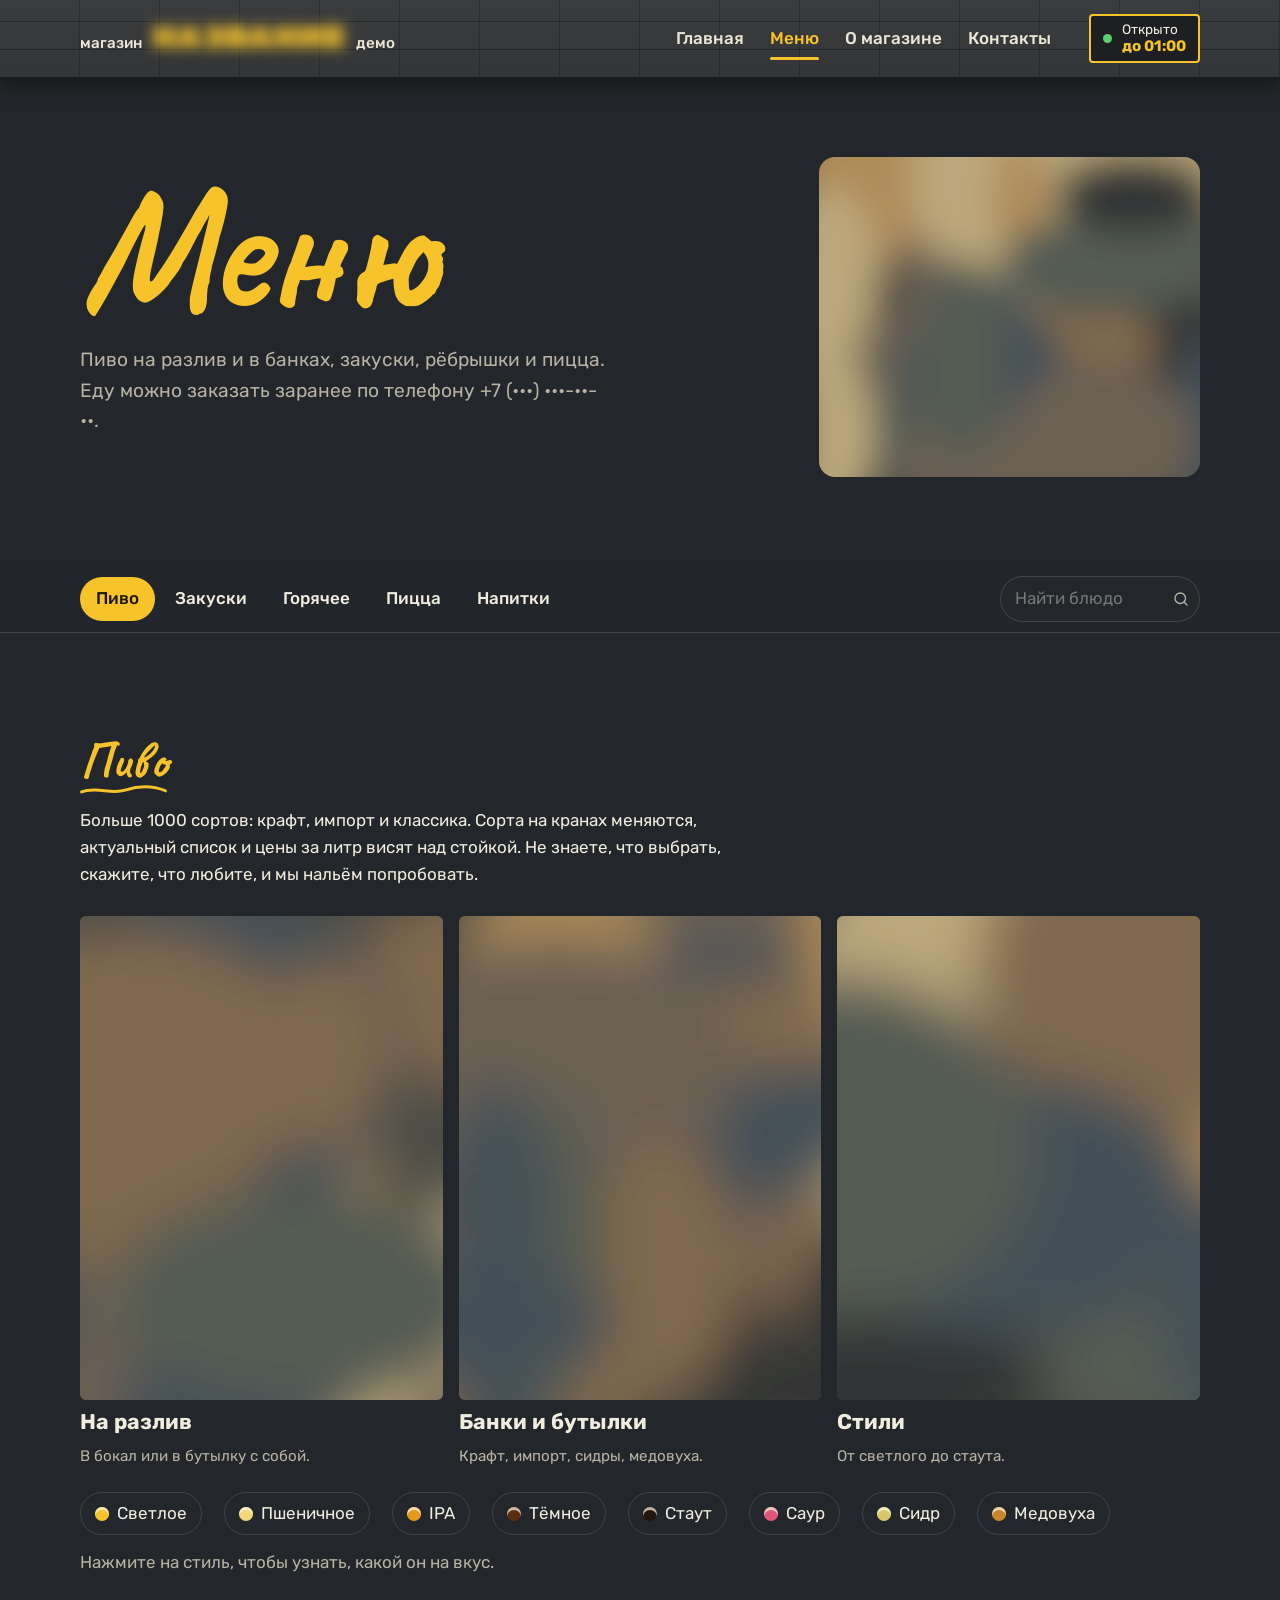
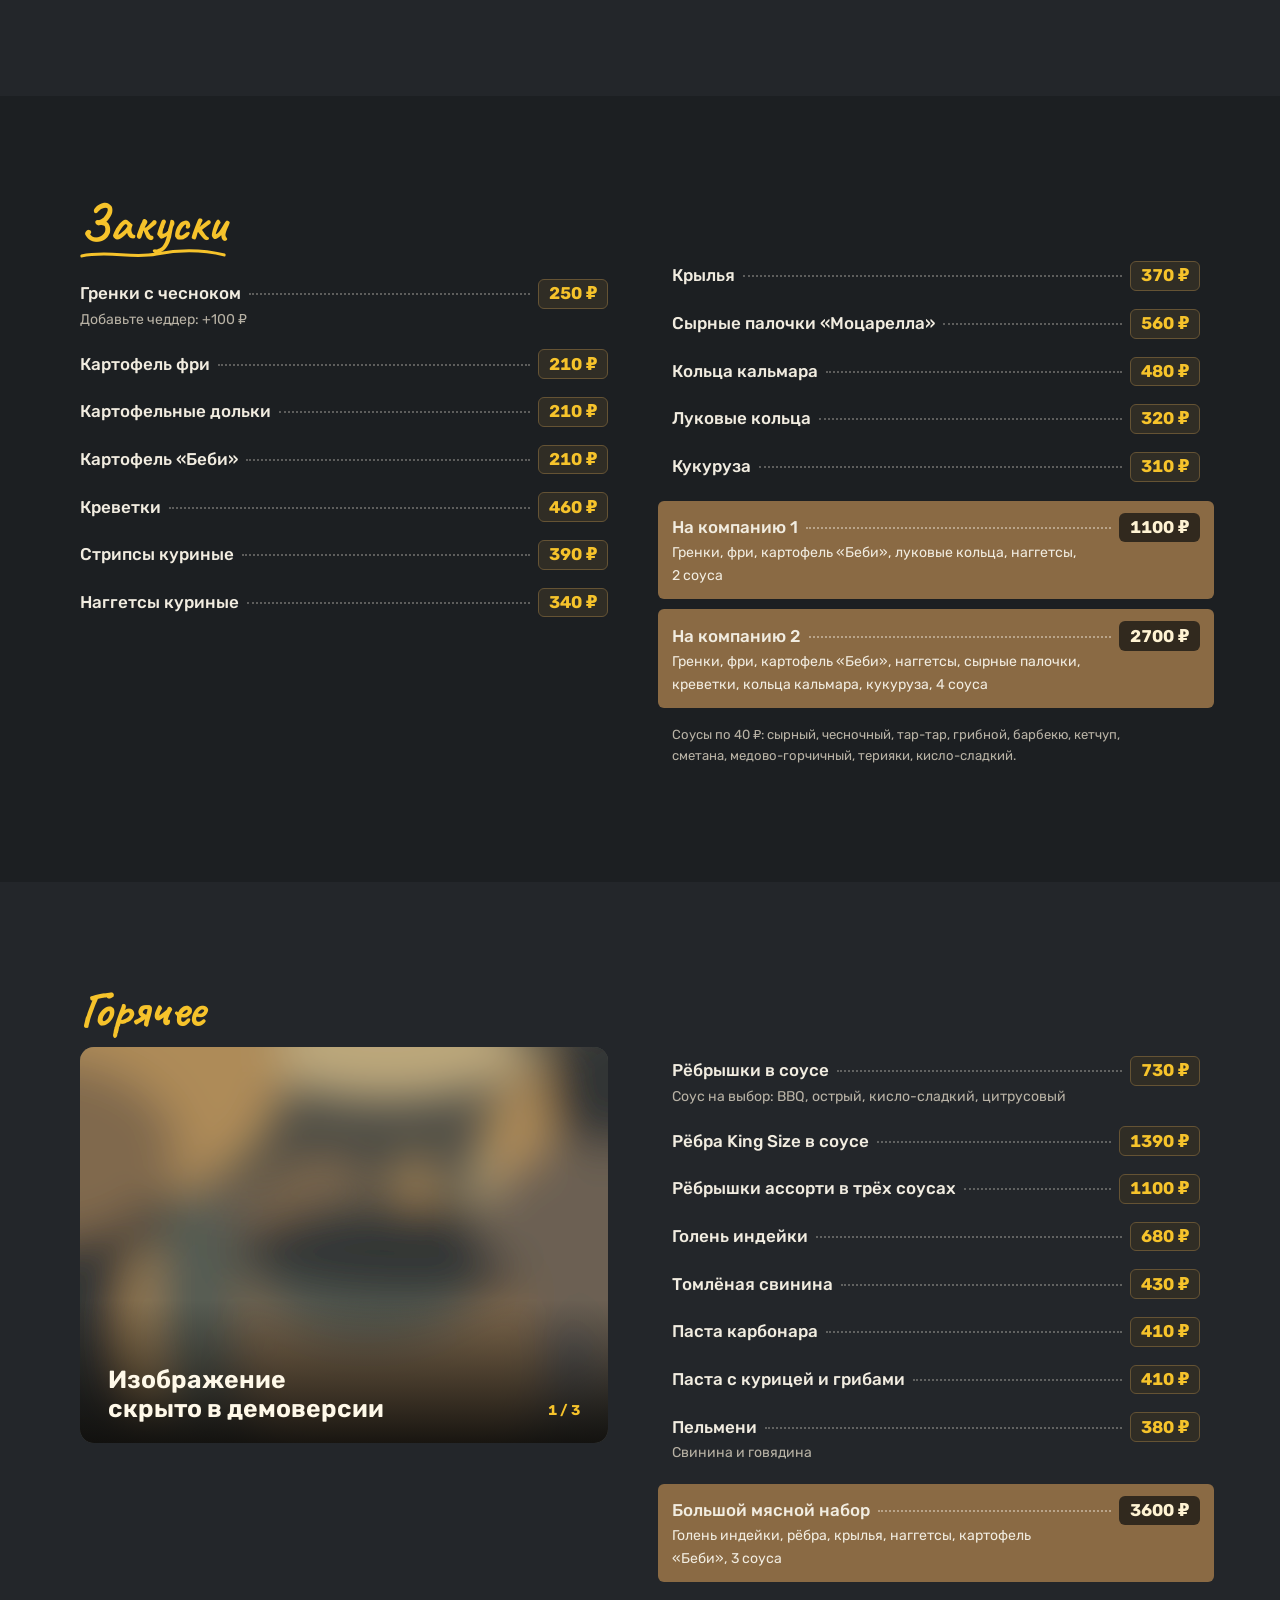
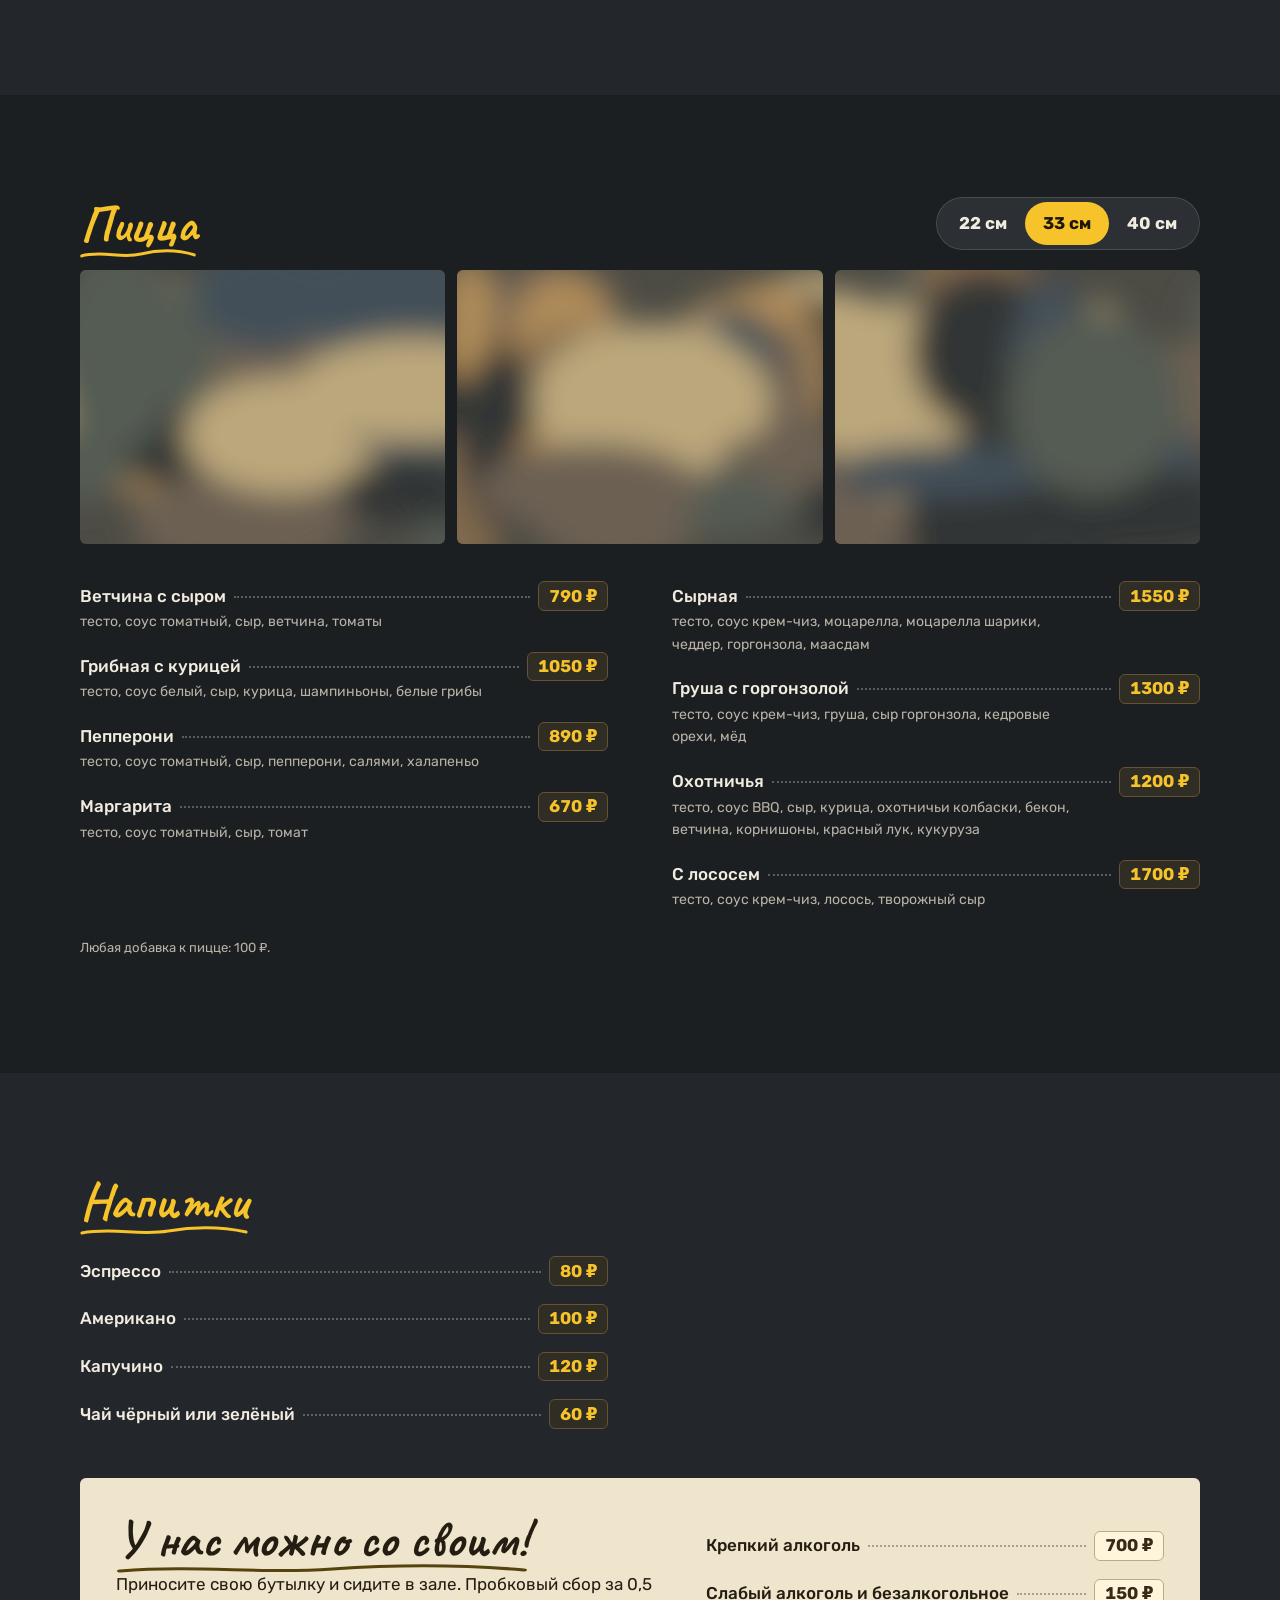
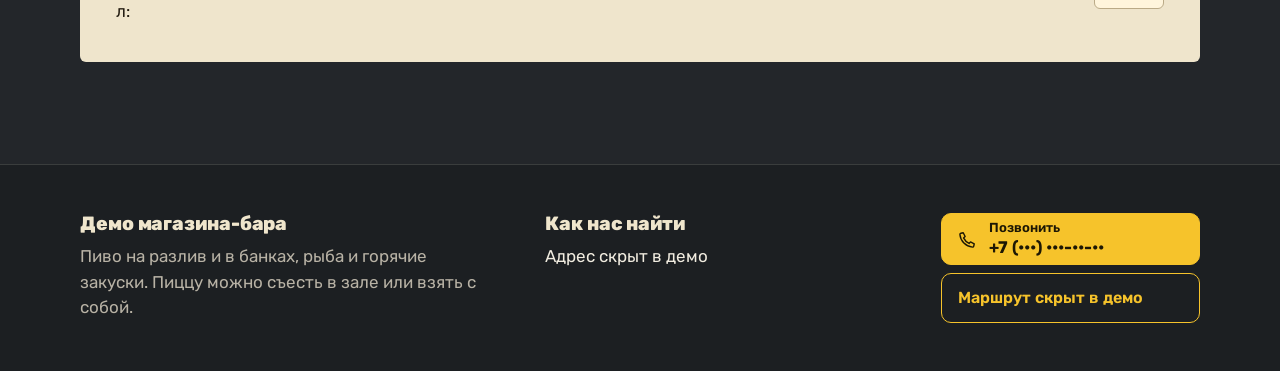
<file: menu.html>
<!doctype html>
<html lang="ru" class="no-js"><head>
  <meta charset="utf-8">
  <meta name="viewport" content="width=device-width, initial-scale=1">
  <title>Меню: Демо</title>
  <link rel="icon" href="favicon.svg" type="image/svg+xml">
  <meta name="description" content="Демонстрационный сайт магазина-бара с интерактивным меню.">
  <link rel="stylesheet" href="styles.css?v=price-tags1">
  <link rel="stylesheet" href="header.css?v=visit6">
  <link rel="stylesheet" href="fx.css?v=bubbles4">
  <link rel="stylesheet" href="menu.css?v=site4">
  <script src="fx.js?v=visit6" defer=""></script>
  <script src="menu.js?v=20261122-2" defer=""></script>
<meta name="robots" content="noindex,nofollow"><link rel="stylesheet" href="preview.css"></head>
<body>
  <a class="skip" href="#main">К содержимому</a>
  <header class="site-header">
    <div class="wrap facade">
      <a class="sign-logo" href="index.html" aria-label="Магазин-бар «Демо», на главную"><small>магазин</small><b>Название</b><small>демо</small></a>
      <nav class="nav" id="site-nav" aria-label="Разделы сайта">
        <a href="index.html">Главная</a>
        <a href="menu.html" aria-current="page">Меню</a>
        <a href="about.html">О магазине</a>
        <a href="contacts.html">Контакты</a>
      </nav>
      <a class="plate" href="contacts.html" aria-label="Часы работы и контакты"><i></i><span class="plate-text">Часы<b>работы</b></span></a>
      <button class="menu-btn" type="button" aria-expanded="false" aria-controls="site-nav">Разделы</button>
    </div>
  </header>
  <main id="main">

    <section class="hero menu-hero">
      <div class="wrap">
        <div>
          <h1 class="menu-title">Меню</h1>
          <p class="lead">Пиво на разлив и в банках, закуски, рёбрышки и пицца. Еду можно заказать заранее по телефону <span class=" demo-inactive" title="Контакты скрыты в демоверсии">+7 (•••) •••-••-••</span>.</p>
        </div>
        <img width="1280" height="853" class="menu-cover" src="media/blur-f9ff149d.svg" alt="Изображение скрыто в демоверсии" fetchpriority="high">
      </div>
    </section>

    <nav class="m-tabs" aria-label="Разделы меню">
      <div class="wrap">
        <div class="category-strip">
          <span class="pill" aria-hidden="true"></span>
        <a href="#beer">Пиво</a><a href="#snacks">Закуски</a><a href="#hot">Горячее</a><a href="#pizza">Пицца</a><a href="#drinks">Напитки</a>
        </div>
        <label class="m-search"><span class="sr">Найти блюдо</span><input id="menu-search" type="search" placeholder="Найти блюдо" autocomplete="off"><svg class="ico" viewBox="0 0 24 24" aria-hidden="true"><circle cx="11" cy="11" r="7"></circle><path d="M20 20l-4-4"></path></svg></label>
      </div>
    </nav>

    <div class="search-empty wrap"><h2>Ничего не нашли</h2><p class="lead" style="margin-inline:auto">Попробуйте другое слово, например «пицца» или «крылья».</p></div>

    <section id="beer" class="m-section">
      <div class="wrap">
        <h2 class="hand">Пиво</h2>
        <p>Больше 1000 сортов: крафт, импорт и классика. Сорта на кранах меняются, актуальный список и цены за литр висят над стойкой. Не знаете, что выбрать, скажите, что любите, и мы нальём попробовать.</p>
        <div class="beer-intro">
          <figure><img width="1254" height="1254" src="media/blur-75614ca8.svg" alt="Изображение скрыто в демоверсии" loading="lazy" decoding="async"><figcaption><h3>На разлив</h3><p>В бокал или в бутылку с собой.</p></figcaption></figure>
          <figure><img width="1254" height="1254" src="media/blur-b5d09174.svg" alt="Изображение скрыто в демоверсии" loading="lazy" decoding="async"><figcaption><h3>Банки и бутылки</h3><p>Крафт, импорт, сидры, медовуха.</p></figcaption></figure>
          <figure><img src="media/blur-c4da82c0.svg" width="1086" height="1448" alt="Изображение скрыто в демоверсии" loading="lazy" decoding="async"><figcaption><h3>Стили</h3><p>От светлого до стаута.</p></figcaption></figure>
        </div>
        <ul class="styles-row" aria-label="Стили пива"><li><button type="button" style="--c:#f6c32b" aria-pressed="false" data-note="лёгкое и освежающее, с мягкой солодовой сладостью."><i style="--c:#f6c32b"></i>Светлое</button></li><li><button type="button" style="--c:#f3d77a" aria-pressed="false" data-note="мутное и мягкое, с нотками банана и гвоздики."><i style="--c:#f3d77a"></i>Пшеничное</button></li><li><button type="button" style="--c:#e59a1c" aria-pressed="false" data-note="много хмеля: цитрус, хвоя и заметная горечь."><i style="--c:#e59a1c"></i>IPA</button></li><li><button type="button" style="--c:#5a2d12" aria-pressed="false" data-note="карамель и хлебная корочка, но без тяжести."><i style="--c:#5a2d12"></i>Тёмное</button></li><li><button type="button" style="--c:#24150c" aria-pressed="false" data-note="кофе и шоколад, плотный и бархатистый."><i style="--c:#24150c"></i>Стаут</button></li><li><button type="button" style="--c:#e0567a" aria-pressed="false" data-note="кислое пиво, часто с фруктами и ягодами."><i style="--c:#e0567a"></i>Саур</button></li><li><button type="button" style="--c:#d9c86a" aria-pressed="false" data-note="из яблок, бывает от сухого до сладкого."><i style="--c:#d9c86a"></i>Сидр</button></li><li><button type="button" style="--c:#c8862a" aria-pressed="false" data-note="на мёде, сладкая и пряная."><i style="--c:#c8862a"></i>Медовуха</button></li></ul>
        <p class="style-note" aria-live="polite">Нажмите на стиль, чтобы узнать, какой он на вкус.</p>
      </div>
    </section>

    <section id="snacks" class="m-section band">
      <div class="wrap board-cols">
        <div>
          <h2 class="hand">Закуски</h2>
          <ul class="dots">
            <li><span class="row"><span class="name">Гренки с чесноком</span><span class="price">250 ₽</span></span><span class="desc">Добавьте чеддер: +100 ₽</span></li>
            <li><span class="row"><span class="name">Картофель фри</span><span class="price">210 ₽</span></span></li>
            <li><span class="row"><span class="name">Картофельные дольки</span><span class="price">210 ₽</span></span></li>
            <li><span class="row"><span class="name">Картофель «Беби»</span><span class="price">210 ₽</span></span></li>
            <li><span class="row"><span class="name">Креветки</span><span class="price">460 ₽</span></span></li>
            <li><span class="row"><span class="name">Стрипсы куриные</span><span class="price">390 ₽</span></span></li>
            <li><span class="row"><span class="name">Наггетсы куриные</span><span class="price">340 ₽</span></span></li>
          </ul>
        </div>
        <div>
          <ul class="dots" style="margin-top:clamp(0px, 4.2vw, 64px)">
            <li><span class="row"><span class="name">Крылья</span><span class="price">370 ₽</span></span></li>
            <li><span class="row"><span class="name">Сырные палочки «Моцарелла»</span><span class="price">560 ₽</span></span></li>
            <li><span class="row"><span class="name">Кольца кальмара</span><span class="price">480 ₽</span></span></li>
            <li><span class="row"><span class="name">Луковые кольца</span><span class="price">320 ₽</span></span></li>
            <li><span class="row"><span class="name">Кукуруза</span><span class="price">310 ₽</span></span></li>
            <li class="set"><span class="row"><span class="name">На компанию 1</span><span class="price">1100 ₽</span></span><span class="desc">Гренки, фри, картофель «Беби», луковые кольца, наггетсы, 2 соуса</span></li>
            <li class="set"><span class="row"><span class="name">На компанию 2</span><span class="price">2700 ₽</span></span><span class="desc">Гренки, фри, картофель «Беби», наггетсы, сырные палочки, креветки, кольца кальмара, кукуруза, 4 соуса</span></li>
          </ul>
          <p class="note" style="margin-top:16px">Соусы по 40 ₽: сырный, чесночный, тар-тар, грибной, барбекю, кетчуп, сметана, медово-горчичный, терияки, кисло-сладкий.</p>
        </div>
      </div>
    </section>

    <section id="hot" class="m-section">
      <div class="wrap board-cols" style="align-items:center">
        <figure class="hot-gallery" aria-label="Фотографии горячих блюд">
          <img class="photo" src="media/blur-4751c805.svg" width="960" height="1280" alt="Изображение скрыто в демоверсии" loading="lazy" decoding="async">
          <img width="1280" height="853" class="photo" src="media/blur-5beac68b.svg" alt="Изображение скрыто в демоверсии" loading="lazy" decoding="async">
          <img width="1024" height="1536" class="photo" src="media/blur-de0e8c28.svg" alt="Изображение скрыто в демоверсии" loading="lazy" decoding="async">
          <figcaption class="gallery-bar" hidden=""></figcaption>
        </figure>
        <div>
          <h2 class="hand">Горячее</h2>
          <ul class="dots">
            <li><span class="row"><span class="name">Рёбрышки в соусе</span><span class="price">730 ₽</span></span><span class="desc">Соус на выбор: BBQ, острый, кисло-сладкий, цитрусовый</span></li>
            <li><span class="row"><span class="name">Рёбра King Size в соусе</span><span class="price">1390 ₽</span></span></li>
            <li><span class="row"><span class="name">Рёбрышки ассорти в трёх соусах</span><span class="price">1100 ₽</span></span></li>
            <li><span class="row"><span class="name">Голень индейки</span><span class="price">680 ₽</span></span></li>
            <li><span class="row"><span class="name">Томлёная свинина</span><span class="price">430 ₽</span></span></li>
            <li><span class="row"><span class="name">Паста карбонара</span><span class="price">410 ₽</span></span></li>
            <li><span class="row"><span class="name">Паста с курицей и грибами</span><span class="price">410 ₽</span></span></li>
            <li><span class="row"><span class="name">Пельмени</span><span class="price">380 ₽</span></span><span class="desc">Свинина и говядина</span></li>
            <li class="set"><span class="row"><span class="name">Большой мясной набор</span><span class="price">3600 ₽</span></span><span class="desc">Голень индейки, рёбра, крылья, наггетсы, картофель «Беби», 3 соуса</span></li>
          </ul>
        </div>
      </div>
    </section>

    <section id="pizza" class="m-section band">
      <div class="wrap">
        <div class="pizza-head">
          <h2 class="hand">Пицца</h2>
          <fieldset class="size-switch">
            <legend class="sr">Размер пиццы</legend>
            <input type="radio" name="size" id="s22" value="22"><label for="s22">22 см</label>
            <input type="radio" name="size" id="s33" value="33" checked=""><label for="s33">33 см</label>
            <input type="radio" name="size" id="s40" value="40"><label for="s40">40 см</label>
          </fieldset>
        </div>
        <div class="pizza-photos">
          <img src="media/blur-4e6efe01.svg" width="1280" height="853" alt="Изображение скрыто в демоверсии" loading="lazy" decoding="async">
          <img src="media/blur-3e0141e2.svg" width="1280" height="853" alt="Изображение скрыто в демоверсии" loading="lazy" decoding="async">
          <img src="media/blur-7a0682ce.svg" width="1280" height="853" alt="Изображение скрыто в демоверсии" loading="lazy" decoding="async">
        </div>
        <div class="board-cols" aria-live="polite">
          <ul class="dots">
            <li><span class="row"><span class="name">Ветчина с сыром</span><span class="price"><span class="num" data-s22="490" data-s33="790" data-s40="990">790</span> ₽</span></span><span class="desc">тесто, соус томатный, сыр, ветчина, томаты</span><span class="desc sizes-static">22 см: 490 ₽, 33 см: 790 ₽, 40 см: 990 ₽</span></li>
            <li><span class="row"><span class="name">Грибная с курицей</span><span class="price"><span class="num" data-s22="690" data-s33="1050" data-s40="1400">1050</span> ₽</span></span><span class="desc">тесто, соус белый, сыр, курица, шампиньоны, белые грибы</span><span class="desc sizes-static">22 см: 690 ₽, 33 см: 1050 ₽, 40 см: 1400 ₽</span></li>
            <li><span class="row"><span class="name">Пепперони</span><span class="price"><span class="num" data-s22="570" data-s33="890" data-s40="1200">890</span> ₽</span></span><span class="desc">тесто, соус томатный, сыр, пепперони, салями, халапеньо</span><span class="desc sizes-static">22 см: 570 ₽, 33 см: 890 ₽, 40 см: 1200 ₽</span></li>
            <li><span class="row"><span class="name">Маргарита</span><span class="price"><span class="num" data-s22="430" data-s33="670" data-s40="800">670</span> ₽</span></span><span class="desc">тесто, соус томатный, сыр, томат</span><span class="desc sizes-static">22 см: 430 ₽, 33 см: 670 ₽, 40 см: 800 ₽</span></li>
          </ul>
          <ul class="dots">
            <li><span class="row"><span class="name">Сырная</span><span class="price"><span class="num" data-s22="970" data-s33="1550" data-s40="1900">1550</span> ₽</span></span><span class="desc">тесто, соус крем-чиз, моцарелла, моцарелла шарики, чеддер, горгонзола, маасдам</span><span class="desc sizes-static">22 см: 970 ₽, 33 см: 1550 ₽, 40 см: 1900 ₽</span></li>
            <li><span class="row"><span class="name">Груша с горгонзолой</span><span class="price"><span class="num" data-s22="840" data-s33="1300" data-s40="1600">1300</span> ₽</span></span><span class="desc">тесто, соус крем-чиз, груша, сыр горгонзола, кедровые орехи, мёд</span><span class="desc sizes-static">22 см: 840 ₽, 33 см: 1300 ₽, 40 см: 1600 ₽</span></li>
            <li><span class="row"><span class="name">Охотничья</span><span class="price"><span class="num" data-s22="730" data-s33="1200" data-s40="1500">1200</span> ₽</span></span><span class="desc">тесто, соус BBQ, сыр, курица, охотничьи колбаски, бекон, ветчина, корнишоны, красный лук, кукуруза</span><span class="desc sizes-static">22 см: 730 ₽, 33 см: 1200 ₽, 40 см: 1500 ₽</span></li>
            <li><span class="row"><span class="name">С лососем</span><span class="price"><span class="num" data-s22="900" data-s33="1700" data-s40="2000">1700</span> ₽</span></span><span class="desc">тесто, соус крем-чиз, лосось, творожный сыр</span><span class="desc sizes-static">22 см: 900 ₽, 33 см: 1700 ₽, 40 см: 2000 ₽</span></li>
          </ul>
        </div>
        <p class="note" style="margin-top:16px">Любая добавка к пицце: 100 ₽.</p>
      </div>
    </section>

    <section id="drinks" class="m-section">
      <div class="wrap">
        <div class="board-cols" style="margin-bottom:40px">
          <div>
            <h2 class="hand">Напитки</h2>
            <ul class="dots">
            <li><span class="row"><span class="name">Эспрессо</span><span class="price">80 ₽</span></span></li>
            <li><span class="row"><span class="name">Американо</span><span class="price">100 ₽</span></span></li>
            <li><span class="row"><span class="name">Капучино</span><span class="price">120 ₽</span></span></li>
            <li><span class="row"><span class="name">Чай чёрный или зелёный</span><span class="price">60 ₽</span></span></li>
            </ul>
          </div>
        </div>
        <div class="slip">
          <div>
            <h2 class="hand">У нас можно со своим!</h2>
            <p>Приносите свою бутылку и сидите в зале. Пробковый сбор за 0,5 л:</p>
          </div>
          <ul class="dots">
            <li><span class="row"><span class="name">Крепкий алкоголь</span><span class="price">700 ₽</span></span></li>
            <li><span class="row"><span class="name">Слабый алкоголь и безалкогольное</span><span class="price">150 ₽</span></span></li>
          </ul>
        </div>
      </div>
    </section>
  </main>
  <button class="to-top" type="button" aria-label="Наверх"><svg class="ico" viewBox="0 0 24 24" aria-hidden="true"><path d="M12 19V5m-7 7 7-7 7 7"></path></svg></button>
  <footer class="site-footer">
    <div class="wrap footer-inner">
      <div class="footer-about">
        <h2>Демо магазина-бара</h2>
        <p>Пиво на разлив и в банках, рыба и горячие закуски. Пиццу можно съесть в зале или взять с собой.</p>
      </div>
      <div class="footer-location">
        <h2>Как нас найти</h2>
        <p>Адрес скрыт в демо</p>
      </div>
      <div class="footer-actions">
        <span class="btn btn-primary footer-call demo-inactive" title="Контакты скрыты в демоверсии">
          <svg class="ico" viewBox="0 0 24 24" aria-hidden="true"><path d="M6.6 3.5 9 8.2 7 10a15 15 0 0 0 7 7l1.8-2 4.7 2.4-.6 3a1.5 1.5 0 0 1-1.6 1.2C9.8 20.8 3.2 14.2 2.4 5.7A1.5 1.5 0 0 1 3.6 4.1Z"></path></svg>
          <span>Позвонить<strong>+7 (•••) •••-••-••</strong></span>
        </span>
        <span class="btn btn-ghost footer-route demo-inactive" title="Контакты скрыты в демоверсии">Маршрут скрыт в демо</span>
      </div>
    </div>
  </footer>


</body></html>
</file>
<file: styles.css>
@font-face { font-family: "Rubik"; font-weight: 300 900; font-display: swap; src: url(fonts/rubik-cyrillic.woff2) format("woff2"); unicode-range: U+0301, U+0400-045F, U+0490-0491, U+04B0-04B1, U+2116; }
@font-face { font-family: "Rubik"; font-weight: 300 900; font-display: swap; src: url(fonts/rubik-latin.woff2) format("woff2"); unicode-range: U+0000-00FF, U+0131, U+0152-0153, U+02BB-02BC, U+02C6, U+02DA, U+02DC, U+2000-206F, U+20AC, U+2122, U+2212, U+FEFF; }
@font-face { font-family: "Caveat"; font-weight: 700; font-display: swap; src: url(fonts/caveat-cyrillic.woff2) format("woff2"); unicode-range: U+0301, U+0400-045F, U+0490-0491, U+04B0-04B1, U+2116; }
@font-face { font-family: "Caveat"; font-weight: 700; font-display: swap; src: url(fonts/caveat-latin.woff2) format("woff2"); unicode-range: U+0000-00FF, U+2000-206F, U+20AC, U+2212; }

:root {
  --graphite: #23262a;   
  --graphite-2: #2c3035; 
  --board: #1c1f22;      
  --chalk: #f1ece0;      
  --chalk-dim: #b8b2a5;
  --mustard: #f6c32b;    
  --mustard-ink: #1d1704;
  --tobacco: #8a6a44;    
  --cream: #efe5cc;
  --line: rgba(241, 236, 224, .14);
  --wrap: 1120px;
  --sans: "Rubik", system-ui, sans-serif;
  --hand: "Caveat", "Rubik", cursive;
  
  --t-small: .82rem;
  --t-h3: 1.333rem;
  --t-h2: clamp(1.8rem, 3.6vw, 2.37rem);
}

* { box-sizing: border-box; }
html { color-scheme: dark; }
body { margin: 0; background: var(--graphite); color: var(--chalk); font: 400 17px/1.6 var(--sans); }
img { display: block; max-width: 100%; height: auto; }
a { color: var(--mustard); }
a:focus-visible, button:focus-visible, [tabindex]:focus-visible { outline: 3px solid var(--mustard); outline-offset: 3px; }

.wrap { width: min(var(--wrap), 100% - 32px); margin-inline: auto; }
.skip { position: absolute; left: -9999px; }
.skip:focus { left: 16px; top: 16px; background: var(--mustard); color: var(--mustard-ink); padding: 8px 12px; z-index: 100; }
.sr { position: absolute; width: 1px; height: 1px; overflow: hidden; clip: rect(0 0 0 0); white-space: nowrap; }

h1, h2, h3 { line-height: 1.1; margin: 0 0 .5em; }
h1 { font-size: clamp(2.6rem, 7vw, 4.2rem); font-weight: 800; letter-spacing: -.01em; }
h2 { font-size: var(--t-h2); font-weight: 800; letter-spacing: -.005em; }
h3 { font-size: var(--t-h3); font-weight: 700; }
p { margin: 0 0 1em; max-width: 62ch; }
.lead { font-size: 1.2rem; color: var(--chalk-dim); max-width: 44ch; }
.note { color: var(--chalk-dim); font-size: var(--t-small); }
.todo { background: rgba(246, 195, 43, .12); border-left: 3px solid var(--mustard); padding: 10px 14px; color: var(--cream); font-size: .9rem; max-width: 52ch; }


.btn { display: inline-block; padding: 12px 24px; border-radius: 999px; font-weight: 700; text-decoration: none; border: 2px solid var(--mustard); transition: background .2s, color .2s, border-color .2s; }
.btn-primary { background: var(--mustard); color: var(--mustard-ink); }
.btn-primary:hover { background: var(--cream); border-color: var(--cream); }
.btn-ghost { color: var(--mustard); }
.btn-ghost:hover { background: var(--mustard); color: var(--mustard-ink); }
.btn-row { display: flex; flex-wrap: wrap; gap: 12px; margin-top: 24px; }


section { padding-block: clamp(56px, 8vw, 104px); }
.band { background: var(--board); }
.split { display: grid; grid-template-columns: 1fr 1fr; gap: clamp(28px, 5vw, 64px); align-items: center; }
.photo { border-radius: 6px; width: 100%; object-fit: cover; }


.hero { padding-block: clamp(36px, 6vw, 80px) clamp(48px, 7vw, 96px); }
.hero .wrap { display: grid; grid-template-columns: 1.3fr .7fr; gap: 32px; align-items: end; }
.sign { font-size: clamp(4.2rem, 15vw, 10.5rem); font-weight: 900; line-height: .86; letter-spacing: -.02em; color: var(--mustard); text-transform: uppercase; margin: 0 0 .25em; }
.sign small { display: block; font-size: max(.2em, 1.15rem); letter-spacing: 0; text-transform: none; color: var(--chalk); font-weight: 500; line-height: 1.3; margin-top: .9em; }


.wide-photo { padding: 0; margin: 0; }
.wide-photo img { width: 100%; height: clamp(240px, 38vw, 520px); object-fit: cover; object-position: 50% 70%; }
.wide-photo figcaption { width: min(var(--wrap), 100% - 32px); margin: 10px auto 0; color: var(--chalk-dim); font-size: var(--t-small); }


.rows { list-style: none; margin: 32px 0 0; padding: 0; border-top: 1px solid var(--line); }
.rows li { display: grid; grid-template-columns: 220px 1fr; gap: 28px; align-items: center; padding: 24px 0; border-bottom: 1px solid var(--line); }
.rows img, .rows .ph { aspect-ratio: 4 / 3; width: 100%; object-fit: cover; border-radius: 6px; }
.rows h3 { margin-bottom: .3em; }
.rows p { color: var(--chalk-dim); margin: 0; }


.board { background: var(--board); border-radius: 10px; padding: clamp(24px, 4vw, 44px); }
.hand { font-family: var(--hand); font-weight: 700; color: var(--mustard); font-size: clamp(2.2rem, 5vw, 3.2rem); line-height: 1; margin: 0 0 .4em; letter-spacing: 0; }
.dots { list-style: none; margin: 0; padding: 0; }
.dots li { padding: 9px 0; }
.dots .row { display: flex; align-items: baseline; gap: 8px; }
.dots .row::after { content: ""; order: 1; flex: 1; border-bottom: 2px dotted rgba(241, 236, 224, .3); transform: translateY(-4px); min-width: 16px; }
.dots .name { font-weight: 500; }
.dots .price { order: 2; font-weight: 700; color: var(--mustard); white-space: nowrap; font-variant-numeric: tabular-nums; }
.dots .desc { display: block; color: var(--chalk-dim); font-size: .88rem; max-width: 46ch; }
.dots li.set { background: var(--tobacco); margin: 10px -14px; padding: 12px 14px; border-radius: 6px; }
.dots li.set .row::after { border-color: rgba(241, 236, 224, .45); }
.dots li.set .price, .dots li.set .desc { color: var(--chalk); }


.slip { background: var(--cream); color: #241d12; border-radius: 6px; padding: clamp(22px, 4vw, 36px); display: grid; grid-template-columns: 1.2fr 1fr; gap: 12px 40px; align-items: center; }
.slip .hand { color: #241d12; margin: 0; }
.slip p { margin: 6px 0 0; }
.slip .dots .row::after { border-color: rgba(36, 29, 18, .35); }
.slip .dots .price { color: #241d12; }


.hours { list-style: none; padding: 0; margin: 0 0 1.2em; max-width: 440px; }
.hours li { display: flex; justify-content: space-between; gap: 16px; padding: 12px 0; border-bottom: 1px solid var(--line); }
.hours b { color: var(--mustard); white-space: nowrap; font-variant-numeric: tabular-nums; }
.hours li.today { font-weight: 700; }
.hours li.today span::after { content: ", сегодня"; font-weight: 400; color: var(--chalk-dim); }


.steps { list-style: none; margin: 32px 0 0; padding: 0; display: grid; grid-template-columns: repeat(3, 1fr); gap: 28px; counter-reset: step; }
.steps li { counter-increment: step; border-top: 3px solid var(--mustard); padding-top: 16px; }
.steps li::before { content: counter(step); display: block; font-weight: 900; font-size: 2.4rem; line-height: 1; color: var(--mustard); margin-bottom: 10px; }
.steps p { color: var(--chalk-dim); margin: 0; }
.steps.vertical { grid-template-columns: 1fr; gap: 20px; margin-top: 20px; }
.steps.vertical li { border-top: 0; border-left: 3px solid var(--mustard); padding: 0 0 0 18px; }
.steps.vertical li::before { font-size: 1.6rem; margin-bottom: 4px; }


.gallery { display: grid; grid-template-columns: 2fr 1fr 1fr; grid-auto-rows: 220px; gap: 12px; margin-top: 28px; }
.gallery figure { margin: 0; position: relative; }
.gallery figure:first-child { grid-row: span 2; }
.gallery img { width: 100%; height: 100%; object-fit: cover; border-radius: 6px; }
.gallery figcaption { position: absolute; left: 10px; bottom: 10px; background: var(--graphite); padding: 4px 10px; border-radius: 4px; font-size: var(--t-small); }


.pin-photo { position: relative; }
.pin-photo img { border-radius: 6px; width: 100%; }
.pin { position: absolute; left: var(--x); top: var(--y); transform: translate(-50%, -100%); display: flex; flex-direction: column; align-items: center; }
.pin span { background: var(--mustard); color: var(--mustard-ink); font-weight: 700; padding: 6px 12px; border-radius: 999px; white-space: nowrap; }
.pin::after { content: ""; border: 9px solid transparent; border-top-color: var(--mustard); }

.phone-big { font-size: clamp(1.8rem, 5vw, 2.8rem); font-weight: 800; color: var(--mustard); text-decoration: none; letter-spacing: -.01em; }
.phone-big:hover { text-decoration: underline; text-decoration-thickness: 3px; text-underline-offset: 6px; }


.ph {
  display: grid; place-content: center; gap: 6px; text-align: center; padding: 18px;
  border: 2px dashed var(--mustard); border-radius: 6px;
  background: repeating-linear-gradient(135deg, var(--graphite-2) 0 14px, #33373c 14px 28px);
  color: var(--cream); font-size: .9rem;
}
.ph::before { content: "Нужно фото"; font-weight: 700; font-size: .78rem; color: var(--mustard-ink); background: var(--mustard); padding: 4px 8px; border-radius: 4px; justify-self: center; }
.ph small { color: var(--chalk-dim); }


.site-footer { background: var(--board); border-top: 1px solid var(--line); }
.footer-inner {
  display: grid; grid-template-columns: minmax(0,1.2fr) minmax(0,1fr) minmax(210px,.75fr);
  align-items: start; gap: clamp(24px,4vw,54px); padding-block: clamp(28px,4vw,48px);
}
.site-footer h2 { font-size: 1.2rem; color: var(--cream); margin: 0 0 10px; }
.site-footer p { color: var(--chalk-dim); max-width: 38ch; margin: 0; line-height: 1.5; }
.footer-location p:first-of-type { color: var(--chalk); margin-bottom: 4px; }
.footer-actions { display: grid; gap: 8px; }
.footer-actions .btn { display: flex; align-items: center; justify-content: flex-start; gap: 12px; min-height: 50px; padding: 6px 16px; border-width: 1px; border-radius: 10px; line-height: 1.25; font-size: 1rem; font-weight: 600; }
.footer-actions .ico { width: 19px; height: 19px; }
.footer-call span { display: grid; gap: 1px; font-size: .82rem; }
.footer-call strong { font-size: 1.05rem; font-weight: 700; }
.footer-route:hover { background: rgba(246,195,43,.08); color: var(--mustard); }
@media (max-width: 800px) {
  .footer-inner { grid-template-columns: 1fr 1fr; gap: 22px 32px; }
  .footer-actions { grid-column: 1 / -1; grid-template-columns: repeat(2,minmax(0,1fr)); }
}
@media (max-width: 540px) {
  .footer-inner { grid-template-columns: minmax(0,1fr); }
  .footer-actions { grid-template-columns: 1fr; }
  .footer-location { border-top: 1px solid var(--line); padding-top: 18px; }
  .footer-actions { margin-right: 54px; }
}


@media (max-width: 860px) {
  .hero .wrap, .split, .slip { grid-template-columns: 1fr; }
  .rows li { grid-template-columns: 120px 1fr; gap: 16px; }
  .rows .ph small { display: none; }
  .steps { grid-template-columns: 1fr; }
  .gallery { grid-template-columns: 1fr 1fr; grid-auto-rows: 160px; }
  .gallery figure:first-child { grid-column: span 2; grid-row: span 2; }
}

a[href^="tel:"] { white-space: nowrap; }

.visit { display: grid; grid-template-columns: 1fr 1fr; border: 1px solid var(--line); border-radius: 16px; overflow: hidden; background: #1d2022; }
.visit-info { padding: clamp(24px,4vw,56px); }
.visit-info h2 { max-width: 12ch; font-size: clamp(2.25rem,4.2vw,4rem); line-height: 1.02; letter-spacing: -.035em; margin: 0 0 28px; }
.visit .hours { max-width: none; margin-bottom: 24px; }
.visit .hours li { align-items: baseline; }
.visit .hours b { font-size: clamp(1.15rem,2vw,1.65rem); }
.visit-actions { display:flex; align-items:center; flex-wrap:wrap; gap:12px; }
.visit-actions .visit-phone { display:inline-flex; align-items:center; gap:10px; padding:8px 14px; border:1px solid #716039; border-radius:12px; text-decoration:none; color:var(--cream); }
.visit-phone .ico { color:var(--mustard); }
.visit-phone small,.visit-phone strong { display:block; line-height:1.25; }
.visit-phone small { font-size:.78rem; }
.visit-phone:hover,.visit-phone:focus-visible { background:#3b3424; }
.visit-award { display: grid; grid-template-rows: minmax(160px,1fr) auto; min-width: 0; scroll-margin-top: 90px; }
.visit-award img { width: 100%; height: 100%; min-height: 0; max-height: 450px; object-fit: cover; }
.visit-review { display: flex; align-items: center; justify-content: space-between; gap: 16px; padding: clamp(18px,2.5vw,32px); background: var(--cream); color: #292318; }
.visit-review h3 { font-size: clamp(1.35rem,2.2vw,2rem); line-height: 1.1; margin: 4px 0 0; }
.visit-review a { flex: none; display: grid; color: inherit; text-align: right; line-height: 1.25; text-decoration: none; }
.visit-review strong { font-size: 1.65rem; }
.visit-review small { text-decoration: underline; text-underline-offset: 3px; font-size: .9rem; }
.visit-review a:hover small { text-decoration-thickness: 2px; }
@media(max-width: 760px) {
  .visit { grid-template-columns: minmax(0,1fr); }
  .visit-award img { height: clamp(190px,52vw,320px); }
}


.home-hero { background: radial-gradient(ellipse at 74% 44%, #322f27, var(--graphite) 62%); }
.home-hero .wrap, .about-hero .wrap { align-items: center; }
.home-intro { max-width: 37ch; font-size: clamp(1.15rem,2vw,1.5rem); line-height: 1.45; }
.home-hero .pour-caption { color: var(--cream); }
.about-hero .photo { max-height: 440px; object-position: center 55%; border-radius: 16px; }
.hours-panel { border: 1px solid var(--line); background: var(--board); border-radius: 16px; padding: clamp(18px,3vw,32px); }
.hours-panel .hours { margin: 12px 0 0; max-width: none; }
.hours-panel .hours li:last-child { border-bottom: 0; }
@media(max-width: 860px) {
  .home-hero .pour { margin-top: 12px; }
  .about-hero .photo { height: clamp(220px,52vw,370px); }
}

.visit-review { position:relative; background:linear-gradient(120deg,#fff3d4,var(--cream) 60%,#e8d7ae); border-top:3px solid #d7a82d; }
.visit-review a { border-left:1px dashed #a89262; padding-left:clamp(10px,2vw,24px); }
.visit-review strong span { display:inline-block; color:#965b08; }
@media(prefers-reduced-motion:no-preference) {
  .award-seen strong span { animation:review-stamp .65s cubic-bezier(.2,.75,.3,1) both; }
  @keyframes review-stamp { 0% {transform:translateY(-8px) scale(1.5) rotate(-24deg);opacity:0} 55% {transform:scale(.86) rotate(8deg);opacity:1} 100% {transform:none} }
}


.kitchen-collage { display:grid; grid-template-columns:repeat(2,minmax(0,1fr)); gap:3px; overflow:hidden; border-radius:12px; background:#bfb8b1; }
.kitchen-collage img { display:block; width:100%; height:auto; aspect-ratio:1.12; object-fit:cover; border-radius:0; }

.dots .price {
  flex:none; display:inline-block; padding:.19em .55em; border-radius:6px;
  line-height:1.25; background:#302d25; border:1px solid #655334;
}
.dots .name { min-width:0; overflow-wrap:anywhere; }
.home-hero ~ section .split .dots .price {
  padding-inline:.52em .62em; color:#251c09; background:var(--mustard);
  border-color:transparent; border-radius:3px 7px 7px 3px;
}
.home-hero ~ section .split .dots .price::before {
  content:""; display:inline-block; width:4px; height:4px; border-radius:50%;
  margin-right:.45em; background:#6f531e; vertical-align:middle;
}
.dots li.set .price { background:#31291e; color:#fff3d3; border-color:transparent; }
.slip .dots .price { color:#382a17; border-color:#baaa87; background:#fff5dc; }
@media (max-width:480px) {
  .dots .row {gap:5px}
  .dots .row::after {min-width:4px}
}
</file>
<file: header.css>
.site-header {
  position: sticky; top: 0; z-index: 50;
  
  background:
    repeating-linear-gradient(0deg, transparent 0 27px, rgba(0, 0, 0, .28) 27px 28px),
    repeating-linear-gradient(90deg, transparent 0 79px, rgba(0, 0, 0, .18) 79px 80px),
    linear-gradient(#3a3c3e, #333537);
  border-bottom: 3px solid #1a1b1c;
  box-shadow: 0 6px 18px rgba(0, 0, 0, .35);
}
.facade { display: flex; align-items: center; gap: 28px; padding-block: 14px; transition: padding .3s ease; }
.is-scrolled .facade { padding-block: 6px; }


.sign-logo { display: flex; align-items: baseline; gap: 10px; text-decoration: none; color: var(--chalk); flex: none; }
.sign-logo small { font-size: .95rem; font-weight: 500; color: #ece6d6; }
.sign-logo b {
  font-weight: 900; font-size: 2rem; line-height: 1; letter-spacing: .01em; text-transform: uppercase; color: var(--mustard);
  text-shadow: none; transition: text-shadow .3s, font-size .3s;
}
.sign-logo:hover b, .sign-logo:focus-visible b { text-shadow: 0 2px 0 #9b7410, 0 0 18px rgba(246, 195, 43, .75), 0 0 42px rgba(246, 195, 43, .35); }
.is-scrolled .sign-logo b { font-size: 1.6rem; }



.nav { display: flex; gap: 6px; margin-left: auto; }
.nav a { position: relative; color: #ece6d6; text-decoration: none; font-weight: 500; padding: 8px 10px; transition: color .2s, text-shadow .2s; }
.nav a:hover { color: var(--mustard); text-shadow: 0 0 14px rgba(246, 195, 43, .6); }
.nav a[aria-current="page"] { color: var(--mustard); }
.nav a[aria-current="page"]::after { content: ""; position: absolute; left: 10px; right: 10px; bottom: 0; height: 3px; background: var(--mustard); border-radius: 2px; }


.plate {
  flex: none; display: flex; align-items: center; gap: 10px; text-decoration: none; color: var(--chalk);
  background: #1d1f22; border: 2px solid var(--mustard); border-radius: 4px; padding: 6px 12px; font-size: .85rem; line-height: 1.15;
  transition: transform .25s cubic-bezier(.3, 1.6, .5, 1);
}
.plate:hover { transform: rotate(-2deg); }
.plate b { display: block; color: var(--mustard); font-size: .95rem; }
.plate i { width: 9px; height: 9px; border-radius: 50%; background: var(--chalk-dim); flex: none; }
.plate.is-open i { background: #5ad16b; animation: blink 1.6s ease-in-out infinite; }
.plate.is-closed i { background: #e0563f; }

.menu-btn { display: none; }

@media (max-width: 860px) {
  .facade { gap: 12px; }
  .sign-logo small { display: none; }
  .sign-logo b { font-size: 1.6rem; }
  .plate { margin-left: auto; }
  .js .menu-btn {
    display: block; position: relative; z-index: 60; border: 0; cursor: pointer;
    font: 700 1rem var(--sans); color: var(--mustard-ink); background: var(--mustard); padding: 10px 14px; border-radius: 4px;
  }
  .js .sign-logo { position: relative; z-index: 60; }

  
  .js .nav {
    position: fixed; inset: 0; z-index: 55; margin: 0; flex-direction: column; gap: 6px;
    padding: 110px 28px 40px; background: var(--board);
    transform: translateY(-101%); visibility: hidden;
    transition: transform .55s cubic-bezier(.7, 0, .3, 1), visibility 0s .55s;
  }
  .js .nav::after {
    content: ""; position: absolute; left: 0; right: 0; bottom: 0; height: 22px;
    background: repeating-linear-gradient(180deg, #4a4d50 0 4px, #2b2d30 4px 7px);
  }
  .menu-open .nav { transform: none; visibility: visible; transition: transform .6s cubic-bezier(.3, 1.15, .4, 1); }
  .js .nav a { font: 700 clamp(2.4rem, 11vw, 3.2rem)/1.1 var(--hand); color: var(--chalk); padding: 6px 0; opacity: 0; transform: translateY(-10px); transition: opacity .3s, transform .4s; }
  .menu-open .nav a { opacity: 1; transform: none; transition-delay: calc(.3s + var(--i) * 60ms); }
  .js .nav a[aria-current="page"] { color: var(--mustard); }
  .js .nav a[aria-current="page"]::after { left: 0; right: auto; width: 60%; bottom: 2px; height: 4px; }
  .menu-open { overflow: hidden; }
  .no-js .facade { flex-wrap: wrap; }
  .no-js .nav { flex-wrap: wrap; width: 100%; margin: 0; }
}
@media (max-width: 460px) {
  .facade { gap: 6px; }
  .sign-logo b, .is-scrolled .sign-logo b { font-size: clamp(1rem, 5vw, 1.4rem); }
  .plate { gap: 5px; padding: 5px 7px; }
  .plate b { font-size: .85rem; }
  .js .menu-btn { min-height: 44px; padding: 8px; font-size: .9rem; }
}
</file>
<file: fx.css>
.glass-scene { display: grid; place-items: center; min-height: 320px; }
.glass-wrap { --handle-space: 52px; position: relative; padding-right: var(--handle-space); }
.glass-wrap::after {
  content: ""; position: absolute; right: 0; top: 50px; width: 46px; height: 120px;
  border: 6px solid rgba(241, 236, 224, .85); border-left: 0; border-radius: 0 30px 30px 0;
}
.glass {
  position: relative; width: 170px; height: 260px;
  border: 6px solid rgba(241, 236, 224, .85); border-top: 0; border-radius: 0 0 26px 26px;
  overflow: hidden; background: rgba(255, 255, 255, .03);
}
.beer {
  position: absolute; inset: auto 0 0 0; height: 82%;
  background: linear-gradient(180deg, #ffd65a, #f2a516 60%, #d9820b);
  animation: pour 2.2s cubic-bezier(.3, .7, .3, 1) .3s both;
}
.foam {
  position: absolute; left: -10px; right: -10px; top: -22px; height: 34px;
  background: radial-gradient(circle at 10% 60%, #fff6e0 18px, transparent 19px),
              radial-gradient(circle at 30% 40%, #fff6e0 22px, transparent 23px),
              radial-gradient(circle at 55% 55%, #fff6e0 20px, transparent 21px),
              radial-gradient(circle at 78% 40%, #fff6e0 22px, transparent 23px),
              radial-gradient(circle at 95% 60%, #fff6e0 18px, transparent 19px);
}
.bubble {
  position: absolute; bottom: -10px; left: var(--x); width: var(--s); height: var(--s);
  border-radius: 50%; background: rgba(255, 255, 255, .55); opacity: 0;
  animation: rise var(--d) linear var(--w) 3; 
}
@keyframes pour { from { height: 0; } }
@keyframes rise { from { opacity: 1; } to { transform: translateY(-230px); opacity: 0; } }


.open-now { display: inline-flex; align-items: center; gap: 10px; font-weight: 700; margin: 0; }
.open-now i { width: 11px; height: 11px; border-radius: 50%; background: var(--chalk-dim); }
.open-now.is-open i { background: #5ad16b; animation: blink 1.6s ease-in-out infinite; }
.open-now.is-closed i { background: #e0563f; }
.open-now:empty, .no-js .open-now { display: none; }
@keyframes blink { 50% { box-shadow: 0 0 0 7px rgba(90, 209, 107, 0); } 0%, 100% { box-shadow: 0 0 0 0 rgba(90, 209, 107, .6); } }

@media (max-width: 860px) {
  .glass-scene { min-height: 0; transform: scale(.7); margin-block: -40px; }
}

@media (prefers-reduced-motion: reduce) {
  *, *::before, *::after { animation: none !important; transition: none !important; }
  .bubble { display: none; }
  html { scroll-behavior: auto !important; }
}




.hero { position: relative; overflow: hidden; isolation: isolate; }
.hero-bubbles { position: absolute; inset: 0; z-index: -1; pointer-events: none; }
.hero-bubbles i { position: absolute; bottom: -60px; left: var(--x); width: var(--s); height: var(--s); border-radius: 50%; border: 1.5px solid rgba(246, 195, 43, .28); background: radial-gradient(circle at 34% 30%, rgba(255, 246, 224, .45) 0 9%, rgba(246, 195, 43, .07) 10% 100%); animation: float var(--d) linear var(--w) infinite; }
@keyframes float { to { transform: translate(var(--drift, 20px), -110vh); } }


.pour { display: grid; justify-items: center; gap: 14px; }
.pour .glass-wrap { left: calc(var(--handle-space) / 2); cursor: pointer; touch-action: none; user-select: none; -webkit-user-select: none; border-radius: 12px; }
.pour .glass-wrap:focus-visible { outline: 3px solid var(--mustard); outline-offset: 10px; }
.pour.manual .beer { animation: none; height: calc(82% * var(--level, 0)); }
.pour.manual .foam { top: calc(-22px - 10px * var(--head, 0)); height: calc(34px + 10px * var(--head, 0)); }
.pour .bubble { animation-iteration-count: infinite; }
.pour.empty .bubble { display: none; }
.stream { position: absolute; left: calc((100% - var(--handle-space)) / 2); top: -70px; width: 10px; height: 0; transform: translateX(-50%); background: linear-gradient(#ffd65a, #f2a516); border-radius: 5px; transition: height .15s; z-index: 2; }
.pour.pouring .stream { height: calc(70px + 210px * (1 - var(--level, 0))); }
.spill { position: absolute; top: -8px; width: 16px; height: 0; border-radius: 0 0 8px 8px; background: #fff6e0; transition: height .5s ease; }
.spill.l { left: 4px; } .spill.r { left: 150px; }
.pour.over .spill { height: 70px; }
.pour-caption { color: var(--chalk-dim); font-size: .95rem; text-align: center; min-height: 3em; max-width: 30ch; margin: 0; }
.pour-caption b { color: var(--chalk); }


.fit-chips { display: flex; flex-wrap: wrap; gap: 10px; margin: 24px 0; border: 0; padding: 0; }
.fit-chips input { position: absolute; opacity: 0; pointer-events: none; }
.fit-chips label { display: inline-flex; align-items: center; gap: 8px; padding: 10px 16px; border-radius: 999px; border: 1px solid var(--line); background: var(--graphite-2); cursor: pointer; font-weight: 500; transition: background .2s, color .2s, border-color .2s, transform .2s cubic-bezier(.3, 1.6, .5, 1); }
.fit-chips label:hover { border-color: var(--mustard); transform: translateY(-2px); }
.fit-chips input:checked + label { background: var(--mustard); color: var(--mustard-ink); border-color: var(--mustard); }
.fit-chips input:focus-visible + label { outline: 3px solid var(--mustard); outline-offset: 2px; }
.ico { width: 22px; height: 22px; flex: none; fill: none; stroke: currentColor; stroke-width: 1.8; stroke-linecap: round; stroke-linejoin: round; }
.fit-answer { display: grid; grid-template-columns: auto 1fr; gap: 20px; align-items: center; background: var(--board); border-radius: 10px; padding: 26px 28px; min-height: 120px; }
.fit-answer .big-ico { width: 64px; height: 64px; border-radius: 50%; background: var(--mustard); color: var(--mustard-ink); display: grid; place-items: center; }
.fit-answer .big-ico .ico { width: 34px; height: 34px; }
.fit-answer h3 { margin: 0 0 .2em; }
.fit-answer p { margin: 0; color: var(--chalk-dim); }
.fit-answer.swap .big-ico { animation: pop .45s cubic-bezier(.3, 1.6, .5, 1); }
.fit-answer.swap > div:last-child { animation: slide-in .4s ease; }
@keyframes pop { from { transform: scale(.3) rotate(-30deg); } }
@keyframes slide-in { from { opacity: 0; transform: translateX(16px); } }
.no-js .fit-answer { display: none; }
.fit-all { display: none; }
.no-js .fit-all { display: block; }


.amen { display: grid; grid-template-columns: repeat(3, 1fr); gap: 32px; margin-top: 28px; }
.amen h3 { font-size: 1.05rem; color: var(--mustard); margin-bottom: 12px; }
.amen ul { list-style: none; margin: 0; padding: 0; display: grid; gap: 10px; }
.amen li { display: flex; gap: 12px; align-items: center; }
.amen li .ico { color: var(--mustard); }
.pay { display: flex; flex-wrap: wrap; gap: 10px; list-style: none; padding: 0; margin: 12px 0 0; }
.pay li { display: inline-flex; align-items: center; gap: 8px; padding: 8px 14px; border-radius: 6px; background: var(--graphite-2); }
.pay li .ico { color: var(--mustard); }
.courier { margin-top: 28px; border-left: 3px solid var(--tobacco); padding-left: 16px; }


.hand { position: relative; display: inline-block; }
.hand::after {
  content: ""; position: absolute; left: 0; bottom: -10px; height: 12px; width: 100%;
  background: url("data:image/svg+xml,%3Csvg xmlns='http://www.w3.org/2000/svg' viewBox='0 0 200 12' preserveAspectRatio='none'%3E%3Cpath d='M2 8 C40 2 70 11 105 6 S170 2 198 7' fill='none' stroke='%23f6c32b' stroke-width='3' stroke-linecap='round'/%3E%3C/svg%3E") no-repeat 0 0 / 100% 100%;
  clip-path: inset(0 100% 0 0); transition: clip-path .9s cubic-bezier(.6, 0, .3, 1) .15s;
}
.slip .hand::after { filter: brightness(.35); }
.no-js .hand::after, .hand.in::after { clip-path: inset(0 0 0 0); }


.m-search { flex: none; margin-left: auto; position: relative; display: flex; align-items: center; }
.m-search input { width: 200px; padding: 8px 34px 8px 14px; border-radius: 999px; border: 1px solid var(--line); background: var(--graphite); color: var(--chalk); font: inherit; transition: width .3s, border-color .2s; }
.m-search input:focus { width: 260px; border-color: var(--mustard); outline: none; }
.m-search .ico { position: absolute; right: 10px; width: 18px; height: 18px; color: var(--chalk-dim); pointer-events: none; }
.no-js .m-search { display: none; }
.searching .m-section.no-hit { display: none; }
.dots li.miss { display: none; }
.dots mark { background: var(--mustard); color: var(--mustard-ink); border-radius: 3px; padding: 0 2px; }
.search-empty { display: none; text-align: center; padding: 60px 16px; }
.searching.nothing .search-empty { display: block; }


.styles-row button { display: inline-flex; align-items: center; gap: 8px; padding: 7px 14px; border-radius: 999px; border: 1px solid var(--line); background: none; color: var(--chalk); font: inherit; cursor: pointer; transition: border-color .2s, background .2s; }
.styles-row button:hover { border-color: var(--c); }
.styles-row button[aria-pressed="true"] { background: var(--graphite-2); border-color: var(--c); }
.style-note { margin-top: 14px; min-height: 1.6em; color: var(--chalk-dim); }
.style-note b { color: var(--chalk); }
.style-note.swap { animation: slide-in .35s ease; }


.to-top {
  position: fixed; right: 18px; bottom: 18px; z-index: 40; width: 56px; height: 56px; border: 0; cursor: pointer;
  background: var(--mustard); color: var(--mustard-ink); display: grid; place-items: center; font-weight: 900; font-size: 1.2rem;
  clip-path: polygon(50% 0, 61% 9%, 75% 5%, 80% 19%, 95% 25%, 91% 39%, 100% 50%, 91% 61%, 95% 75%, 80% 81%, 75% 95%, 61% 91%, 50% 100%, 39% 91%, 25% 95%, 20% 81%, 5% 75%, 9% 61%, 0 50%, 9% 39%, 5% 25%, 20% 19%, 25% 5%, 39% 9%);
  transform: translateY(120px) rotate(-180deg); transition: transform .5s cubic-bezier(.3, 1.4, .5, 1);
}
.to-top.show { transform: none; }
.to-top:not(.show) { visibility: hidden; }
.to-top.show:hover { transform: translateY(-3px); }
.to-top.pop { transform: translateY(-8px); }

@media (max-width: 860px) {
  .amen { grid-template-columns: 1fr; gap: 24px; }
  .fit-answer { grid-template-columns: 1fr; padding: 22px; }
  .m-search { margin-left: 0; }
  .m-search input, .m-search input:focus { width: 170px; }
}
@media (prefers-reduced-motion: reduce) {
  .hero-bubbles { display: none; }
  .hand::after { clip-path: none; }
}


.door { position: relative; }
.door > img { border-radius: 6px; width: 100%; }
.sticker {
  position: absolute; left: var(--x, 50%); top: var(--y, 40%); width: var(--w, 36%); aspect-ratio: 1;
  transform: translate(-50%, -50%) rotate(-9deg); border-radius: 50%; cursor: default;
  background: radial-gradient(circle, var(--cream) 0 62%, var(--mustard) 62.5% 69%, var(--cream) 69.5%);
  color: #241d12; display: grid; place-items: center; text-align: center; line-height: 1;
  box-shadow: 0 2px 0 rgba(0, 0, 0, .15), 0 8px 18px rgba(0, 0, 0, .35);
  transition: transform .35s cubic-bezier(.3, 1.5, .5, 1), box-shadow .35s;
  container-type: inline-size;
}
.sticker:hover, .sticker:focus-visible { transform: translate(-50%, -54%) rotate(-3deg) scale(1.06); box-shadow: 0 2px 0 rgba(0, 0, 0, .15), 0 18px 30px rgba(0, 0, 0, .45); outline: none; }
.sticker .laurel { position: absolute; inset: 9%; width: 82%; height: 82%; color: #b98a12; }
.sticker .aw { display: grid; gap: 2cqw; max-width: 62%; position: relative; }
.sticker .aw small { font-size: 6.5cqw; font-weight: 500; }
.sticker .aw b { font-size: 11cqw; font-weight: 900; line-height: 1.05; }
.sticker .aw span { font-size: 11cqw; font-weight: 900; color: #9b7410; }

.sticker::after {
  content: ""; position: absolute; right: 12%; bottom: 8%; width: 0; height: 0; border-radius: 0 0 50% 0;
  background: linear-gradient(135deg, transparent 50%, #d9cfb4 50%, #fff 80%); box-shadow: -2px -2px 4px rgba(0, 0, 0, .2);
  transition: width .35s, height .35s;
}
.sticker:hover::after, .sticker:focus-visible::after { width: 18%; height: 18%; }
.js .sticker.slap { animation: slap .55s cubic-bezier(.3, 1.4, .5, 1) both; }
@keyframes slap { from { transform: translate(-50%, -50%) rotate(-40deg) scale(1.9); opacity: 0; } }
.award-line { display: inline-flex; align-items: center; gap: 10px; margin-top: 18px; color: var(--chalk); text-decoration: none; font-weight: 500; }
.award-line .ico { color: var(--mustard); width: 26px; height: 26px; }
.award-line:hover span { text-decoration: underline; text-underline-offset: 4px; }
.award-text { margin-top: 18px; border-left: 3px solid var(--mustard); padding-left: 14px; }

.map-link { display: inline-flex; align-items: center; justify-content: center; gap: 10px; }
.pin-photo { overflow: hidden; border-radius: 6px; }
@media (prefers-reduced-motion: no-preference) {
  .pin-photo.in-view img { transform-origin: var(--x, 32%) var(--y, 52%); animation: entrance-photo 850ms ease-out; }
  .pin-photo.in-view .pin { animation: entrance-marker 640ms ease-out 180ms; }
}
@keyframes entrance-photo { from { transform: scale(1.035); } to { transform: scale(1); } }
@keyframes entrance-marker {
  0%, 100% { transform: translate(-50%, -100%); }
  45% { transform: translate(-50%, calc(-100% - 8px)); }
}

.glass-intro { position: fixed; inset: 0; z-index: 1000; pointer-events: none; display: grid; place-items: center; }
.glass-intro-veil { position: absolute; inset: 0; background: radial-gradient(ellipse at center,#302c24,#1b1d1e 68%); }
.glass-intro .glass-wrap { will-change: transform; }
.glass-intro .beer, .home-hero .beer { animation: none; }
.glass-intro .stream { top: -58px; width: 7px; transition: none; }
.foam-drop { position:absolute; top:18%; border-radius:50%; background:#fff1c8; pointer-events:none; }

.bubble-section { position:relative; isolation:isolate; }
.bubble-section > .hero-bubbles { overflow:hidden; container-type:size; }
.bubble-section > .ambient-bubbles { opacity:.64; }
.bubble-section:not(.bubbles-visible) > .hero-bubbles i { animation-play-state:paused; }
@supports (height:1cqh) {
  @keyframes float { to { transform:translate(var(--drift,20px),calc(-100cqh - 65px)); } }
}
@media(max-width:640px) {
  .ambient-bubbles i:nth-child(n+5) { display:none; }
}

.glass-intro-brand {
  position: absolute;
  inset-inline: 0;
  top: min(calc(50% + 130px), calc(100% - 48px));
  text-align: center;
  color: var(--mustard);
  font-size: clamp(22px, 3vw, 34px);
  font-weight: 900;
  line-height: 1;
  letter-spacing: .045em;
  text-transform: uppercase;
  opacity: 0;
}

.glass-intro-brand > span {
  display: inline-block;
  animation: intro-letter-in 300ms cubic-bezier(.2,.8,.25,1) both;
}
@keyframes intro-letter-in {
  from { opacity: 0; transform: translateY(.42em) rotate(4deg); }
  75% { opacity: 1; transform: translateY(-.05em); }
  to { opacity: 1; transform: none; }
}
</file>
<file: preview.css>
.sign-logo b{filter:blur(7px);user-select:none}.demo-inactive{cursor:default}.demo-caption{font-weight:500;color:#c5bca6}
</file>
<file: bar-tour.css>
.gallery.bar-tour{display:grid;grid-template-columns:minmax(0,1.7fr) minmax(260px,1fr);grid-auto-rows:auto;gap:0;background:#202225;border:1px solid #44413a;border-radius:16px;overflow:hidden}
.tour-stage{position:relative;min-height:360px;overflow:hidden;background:#191b1c}
.bar-tour .tour-stage figure{position:absolute;inset:0;opacity:0;transition:opacity .55s ease;pointer-events:none}
.bar-tour .tour-stage figure.is-current{opacity:1;z-index:1}
.bar-tour .tour-stage img{display:block;border-radius:0;transform:scale(1.055);transition:transform .85s ease-out}
.bar-tour .is-current img{transform:scale(1)}
.bar-tour figcaption{display:none}
.tour-viewer{min-width:0;display:flex;flex-direction:column}
.tour-viewer .tour-stage{flex:1 0 auto}
.tour-controls{display:flex;align-items:center;justify-content:space-between;gap:12px;padding:8px 14px;background:#212325;border-top:1px solid #46433a}
.tour-count{min-width:0;color:var(--cream);font-weight:600;line-height:1.25;overflow-wrap:anywhere}
.tour-switcher{display:inline-flex;flex:none;border:1px solid #665b42;border-radius:10px;background:#302e29}
.tour-arrow{appearance:none;display:grid;place-items:center;width:46px;height:44px;border:0;background:transparent;color:var(--mustard);cursor:pointer}
.tour-arrow:first-child{border-radius:9px 0 0 9px}
.tour-arrow:last-child{border-radius:0 9px 9px 0;border-left:1px solid #665b42}
.tour-arrow::before{content:"";width:10px;height:10px;border:solid currentColor;border-width:2px 2px 0 0;transform:translateX(2px) rotate(-135deg)}
.tour-arrow:last-child::before{transform:translateX(-2px) rotate(45deg)}
.tour-arrow:disabled{color:#918b7d;cursor:default}
.tour-arrow:not(:disabled):hover,.tour-arrow:focus-visible{background:var(--mustard);color:#211d16}
.tour-arrow:focus-visible{outline:2px solid var(--cream);outline-offset:2px}
.tour-route{position:relative;align-self:center;padding:16px 14px 16px 52px}
.tour-stop{width:100%;min-height:64px;display:flex;align-items:center;gap:12px;text-align:left;border:0;border-radius:8px;padding:6px;background:transparent;color:var(--chalk);font:inherit;cursor:pointer}
.tour-stop[aria-pressed=true]{background:#383328;color:var(--mustard)}
.tour-stop:hover{background:#393733}
.bar-tour .tour-stop img{flex:none;width:52px;height:44px;border-radius:5px;object-fit:cover}
.tour-rail{position:absolute;width:36px;left:9px;top:48px;bottom:48px;pointer-events:none}
.tour-rail svg{display:block;width:100%;height:100%;overflow:visible}
.tour-rail path{stroke:#71664f;stroke-width:2;fill:none;stroke-dasharray:3 4}
.tour-rail .tour-trace{stroke:var(--mustard)}
.tour-marker{position:absolute;width:12px;height:12px;transform:translate(-50%,-50%);background:var(--mustard);border:2px solid #202225;border-radius:50%;box-shadow:0 0 0 2px var(--mustard)}
@media(max-width:740px){.gallery.bar-tour{grid-template-columns:minmax(0,1fr)}.tour-stage{min-height:0;aspect-ratio:1.5}.tour-route{padding-block:8px}.tour-rail{top:40px;bottom:40px}}
@media(prefers-reduced-motion:reduce){.bar-tour .tour-stage figure,.bar-tour .tour-stage img{transition:none;transform:none}}
</file>
<file: street-walk.css>
.street-walk{position:relative;isolation:isolate;overflow:hidden;aspect-ratio:5/2;border:1px solid #646057;border-radius:16px;background:#354350 url(demo-street.svg?v=2) center/100% 100% no-repeat}
.street-door{position:absolute;overflow:hidden;left:76.7%;top:45.3%;width:5.6%;height:24.3%;background:linear-gradient(115deg,#493728,#261f1b);pointer-events:none}
.street-door::after{content:"";position:absolute;inset:0;transform-origin:left center;background:linear-gradient(#474d44,#474d44) 82% 60% / 5% 12% no-repeat,linear-gradient(transparent 69%,#53564a 69% 73%,transparent 73%),linear-gradient(125deg,#ffe0a4,#be8a54);backface-visibility:hidden}
.street-guest{position:absolute;left:79.4%;top:69.6%;opacity:0;width:7.5%;aspect-ratio:58/76;transform:translate(-50%,-100%);transform-origin:center bottom;pointer-events:none}
.street-guest::before{content:"";position:absolute;bottom:-1%;left:10%;width:80%;height:9%;border-radius:50%;background:#24232955}
.street-guest::after{content:"";position:absolute;inset:0;background:url(demo-walker.svg) center/contain no-repeat;transform-origin:50% 96%}
.street-walk::before{content:"";position:absolute;z-index:1;inset:0;background:#11151b;opacity:.65;pointer-events:none}
.street-walk::after{content:"";position:absolute;left:57.7%;top:28.7%;width:32.5%;height:10.9%;border-radius:4px;background:#ffbd401a;box-shadow:0 0 13px #ffc35066;pointer-events:none}
.street-walk .map-link{position:absolute;z-index:2;left:50%;top:50%;transform:translate(-50%,-50%);width:max-content;max-width:95%;min-height:44px;box-shadow:0 3px 14px #17181670}
@media(max-width:580px){.street-walk{aspect-ratio:1.85}.street-guest{width:8.8%}.street-walk .map-link{padding:8px 13px;font-size:.88rem}}
@media(prefers-reduced-motion:no-preference){
  .street-walk.walking .street-door::after{animation:street-door-swing 5.8s linear both}
  .street-walk.walking .street-guest{animation:walk-to-demo 5.8s linear both}
  .street-walk.walking .street-guest::after{animation:walk-step .32s ease-in-out 16 alternate}
  .street-walk::before{transition:opacity .55s ease}
  .street-walk.walk-enhanced:not(.arrived)::before{opacity:0}
  .street-walk.walk-enhanced:not(.arrived) .map-link{visibility:hidden;opacity:0}
  .street-walk.arrived .map-link{animation:street-map-reveal .32s ease-out .5s backwards}
  @keyframes street-map-reveal{from{opacity:0;visibility:hidden;transform:translate(-50%,calc(-50% + 6px))}to{opacity:1;visibility:visible;transform:translate(-50%,-50%)}}
  @keyframes street-door-swing{0%,66%,100%{transform:perspective(140px) rotateY(0)}77%,90%{transform:perspective(140px) rotateY(80deg)}}
  @keyframes walk-to-demo{
    0%{left:11.8%;top:78.4%;opacity:1;transform:translate(-50%,-100%) scale(1)}
    62%{left:68%;top:78.4%}
    77%{left:78.3%;top:72%;opacity:1;transform:translate(-50%,-100%) scale(.91)}
    85%{left:79.6%;top:69.8%;opacity:.95;transform:translate(-50%,-100%) scale(.70)}
    91%,100%{left:80%;top:67.5%;opacity:0;transform:translate(-50%,-100%) scale(.55)}
  }
  @keyframes walk-step{0%,100%{transform:translateY(0) rotate(-2deg)}50%{transform:translateY(-5%) rotate(2deg)}}
}
</file>
<file: menu.css>
.menu-hero .wrap { display: grid; grid-template-columns: 1.3fr .7fr; gap: 32px; align-items: center; }
.menu-title { font-family: var(--hand); font-weight: 700; color: var(--mustard); font-size: clamp(5rem, 16vw, 11rem); line-height: .8; margin: 0 0 .15em; }


.m-tabs { position: sticky; top: var(--header-h, 0px); z-index: 4; background: rgba(35, 38, 42, .94); backdrop-filter: blur(8px); border-bottom: 1px solid var(--line); }
.m-tabs .wrap { position: relative; display: flex; gap: 6px; overflow-x: auto; scrollbar-width: none; padding-block: 10px; }
.m-tabs a { flex: none; position: relative; z-index: 1; padding: 8px 16px; border-radius: 999px; color: var(--chalk); text-decoration: none; font-weight: 500; transition: color .25s; }
.m-tabs a.is-active { color: var(--mustard-ink); }
.m-tabs .pill { position: absolute; top: 10px; height: calc(100% - 20px); left: 0; width: 0; border-radius: 999px; background: var(--mustard); transition: transform .35s cubic-bezier(.3, 1.3, .5, 1), width .35s; }
.no-js .m-tabs .pill { display: none; }
.m-section { scroll-margin-top: calc(var(--header-h, 0px) + 70px); }


.board-cols { display: grid; grid-template-columns: 1fr 1fr; gap: 12px clamp(28px, 5vw, 64px); }
.board-cols .photo { aspect-ratio: 4 / 3; }


.beer-intro { display: grid; grid-template-columns: 1fr 1fr 1fr; gap: 16px; margin-top: 28px; }
.beer-intro figure { margin: 0; }
.beer-intro img, .beer-intro .ph { width: 100%; aspect-ratio: 3 / 4; object-fit: cover; border-radius: 6px; }
.beer-intro figcaption { padding-top: 10px; }
.beer-intro figcaption p { color: var(--chalk-dim); margin: 0; font-size: .95rem; }
.styles-row { list-style: none; padding: 0; margin: 24px 0 0; display: flex; flex-wrap: wrap; gap: 8px 22px; }
.styles-row li { display: flex; align-items: center; gap: 8px; }
.styles-row i { width: 14px; height: 14px; border-radius: 50%; background: var(--c); box-shadow: inset 0 3px 0 rgba(255, 246, 224, .7); }


.size-switch { display: inline-flex; padding: 4px; border-radius: 999px; background: var(--graphite-2); border: 1px solid var(--line); margin: 0; }
.size-switch input { position: absolute; opacity: 0; pointer-events: none; }
.size-switch label { padding: 8px 18px; border-radius: 999px; cursor: pointer; font-weight: 700; transition: background .2s, color .2s; }
.size-switch input:checked + label { color: var(--mustard-ink); background: var(--mustard); }
.size-switch input:focus-visible + label { outline: 3px solid var(--mustard); outline-offset: 2px; }
.pizza-head { display: flex; flex-wrap: wrap; justify-content: space-between; align-items: end; gap: 16px; margin-bottom: 20px; }
.pizza-head .hand { margin: 0; }
.pizza-photos { display: grid; grid-template-columns: repeat(3, 1fr); gap: 12px; margin-bottom: 28px; }
.pizza-photos img { aspect-ratio: 4 / 3; object-fit: cover; border-radius: 6px; width: 100%; }
.price .num { display: inline-block; }
.price .num.bump { animation: bump .35s ease; }
@keyframes bump { 40% { transform: scale(1.15); } }
.sizes-static { color: var(--chalk-dim); font-size: .88rem; }
.js .sizes-static { display: none; }

@media (max-width: 860px) {
  .menu-hero .wrap, .board-cols { grid-template-columns: 1fr; }
  .menu-hero .glass-scene { order: -1; }
  .beer-intro { grid-template-columns: 1fr 1fr; }
  .beer-intro figure:first-child { grid-column: span 2; }
  .beer-intro figure:first-child .ph { aspect-ratio: 16 / 9; }
  .pizza-photos { grid-template-columns: 1fr 1fr; }
  .pizza-photos img:last-child { display: none; }
}

.menu-cover { width: 100%; height: clamp(210px,26vw,320px); object-fit: cover; border-radius: 16px; }
.m-tabs .wrap { align-items: center; overflow: visible; }
.category-strip { display: flex; position: relative; gap: 4px; min-width: 0; overflow-x: auto; scrollbar-width: thin; }
.category-strip .pill { top: 0; height: 100%; }
@media(max-width:860px) {
  .menu-cover { height: clamp(145px,36vw,245px); }
  .menu-hero { padding-block: 32px; }
  .beer-intro figure:first-child img { aspect-ratio: 16/9; }
  .m-tabs .wrap { display: grid; gap: 6px; }
  .m-tabs .m-search { grid-row: 1; }
  .m-tabs .m-search input, .m-tabs .m-search input:focus { width: 100%; }
  .m-section { scroll-margin-top: calc(var(--header-h,0px) + 124px); }
}

.m-section {scroll-margin-top:var(--menu-offset,8rem)}
.hot-gallery {position:relative;isolation:isolate;margin:0;overflow:hidden;border-radius:14px;aspect-ratio:4/3;background:var(--graphite-2)}
.hot-gallery img.photo {position:absolute;inset:0;width:100%;height:100%;object-fit:cover;border-radius:0;opacity:0;transition:opacity .55s ease}
.hot-gallery img.current,.no-js .hot-gallery img:first-child {opacity:1}
.gallery-bar:not([hidden]) {position:absolute;inset:auto 0 0;display:flex;align-items:end;justify-content:space-between;gap:16px;padding:65px clamp(16px,3vw,28px) 20px;background:linear-gradient(transparent,rgba(13,12,10,.9));color:#fff9e9}
.gallery-bar span {font-size:clamp(1.1rem,2vw,1.55rem);line-height:1.18;font-weight:650;text-wrap:balance;overflow-wrap:anywhere}
.gallery-bar small {white-space:nowrap;font-variant-numeric:tabular-nums;color:var(--mustard);font-weight:700}
#hot .board-cols:not(:has(.hot-gallery)){grid-template-columns:1fr}
@media(prefers-reduced-motion:reduce){.hot-gallery img.photo{transition:none}}
.m-section:not(#pizza) .dots .product-photo {display:none}

#hot .board-cols:has(.hot-gallery)>div {display:contents}
#hot .board-cols:has(.hot-gallery) h2 {grid-column:1/-1;grid-row:1;justify-self:start;margin:0}
#hot .hot-gallery {grid-column:1;grid-row:2;align-self:start}
#hot .hot-gallery~div .dots {grid-column:2;grid-row:2;margin-top:0}
.m-tabs .pill {pointer-events:none}
@media(max-width:860px){
  .m-section{padding-block:32px}
  .category-strip{gap:0;justify-content:space-between}
  .category-strip a{flex:auto;text-align:center;font-size:clamp(.76rem,3.5vw,.96rem);padding:10px 3px;min-height:44px}
  #hot .hot-gallery~div .dots{grid-column:1;grid-row:3}
}
@media(max-width:1240px){body:has(.m-tabs) .to-top{position:static;display:grid;margin:12px 16px 12px auto}}
</file>
